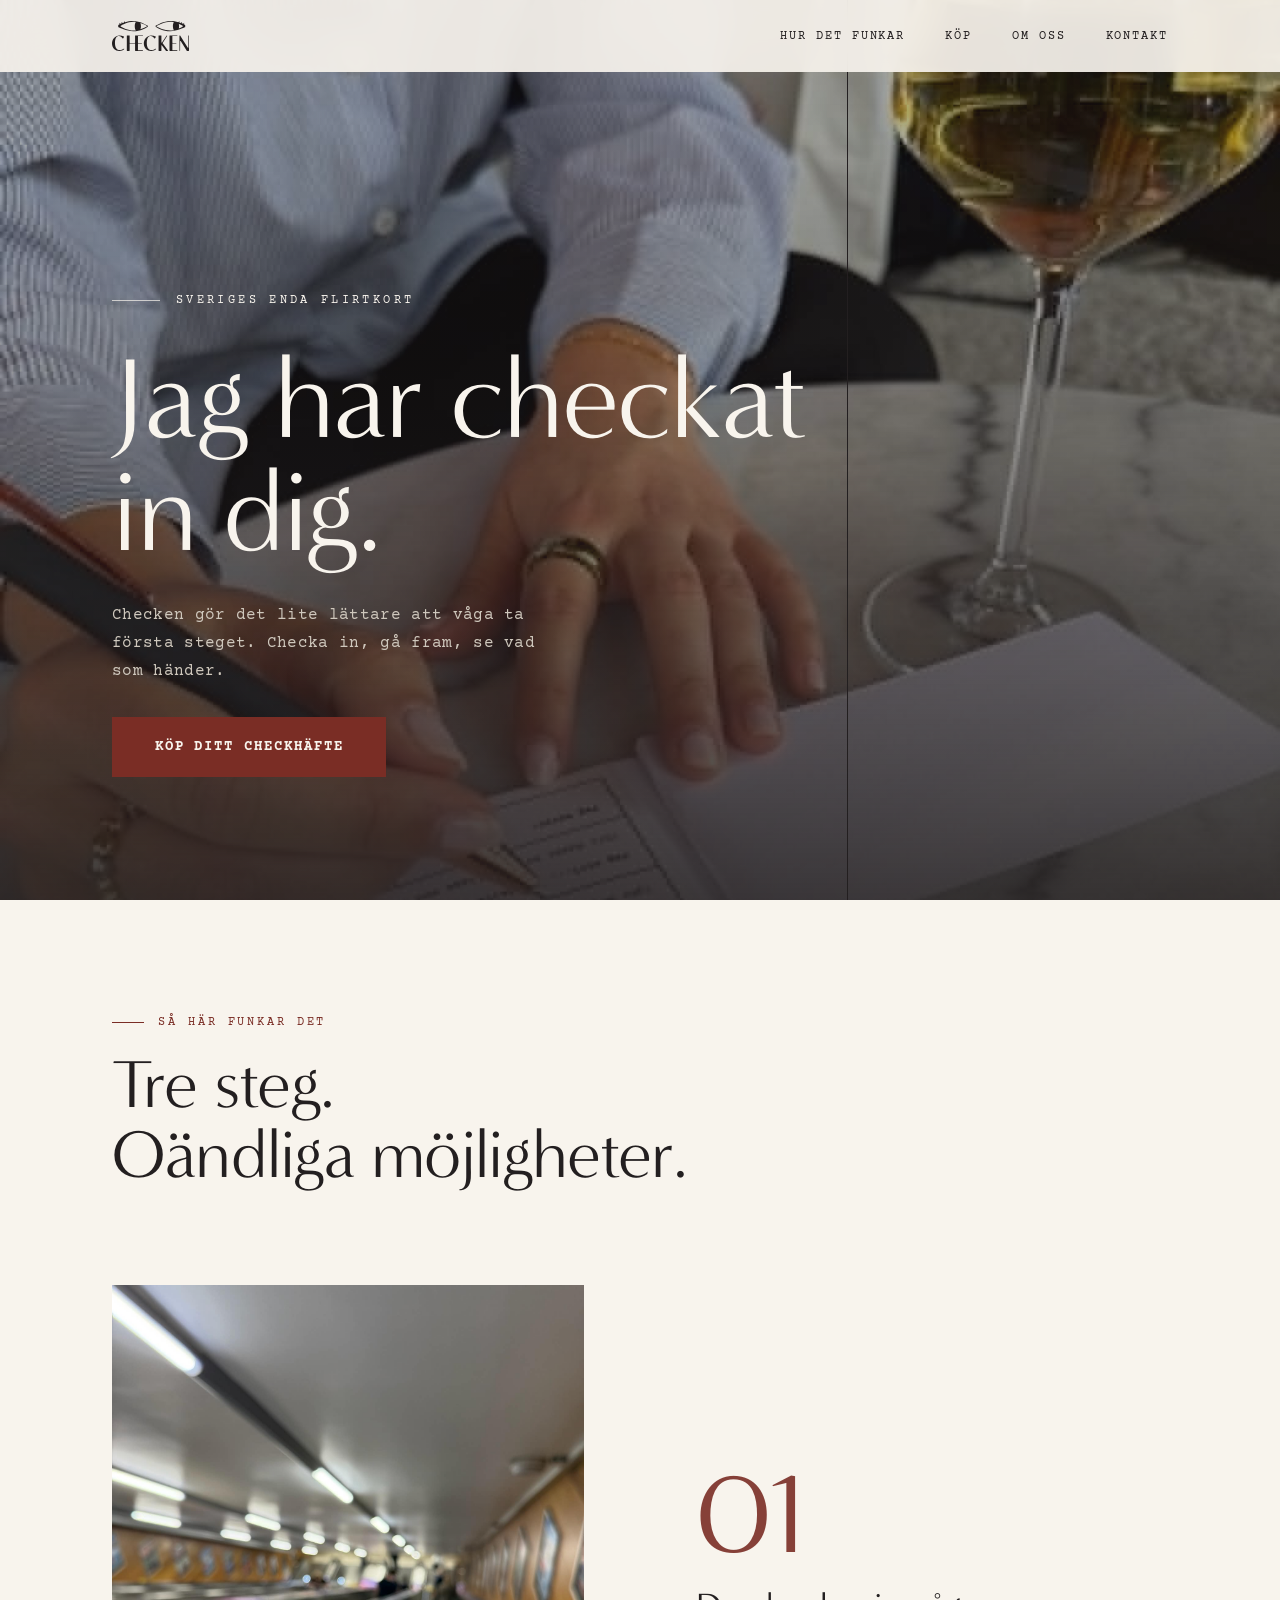
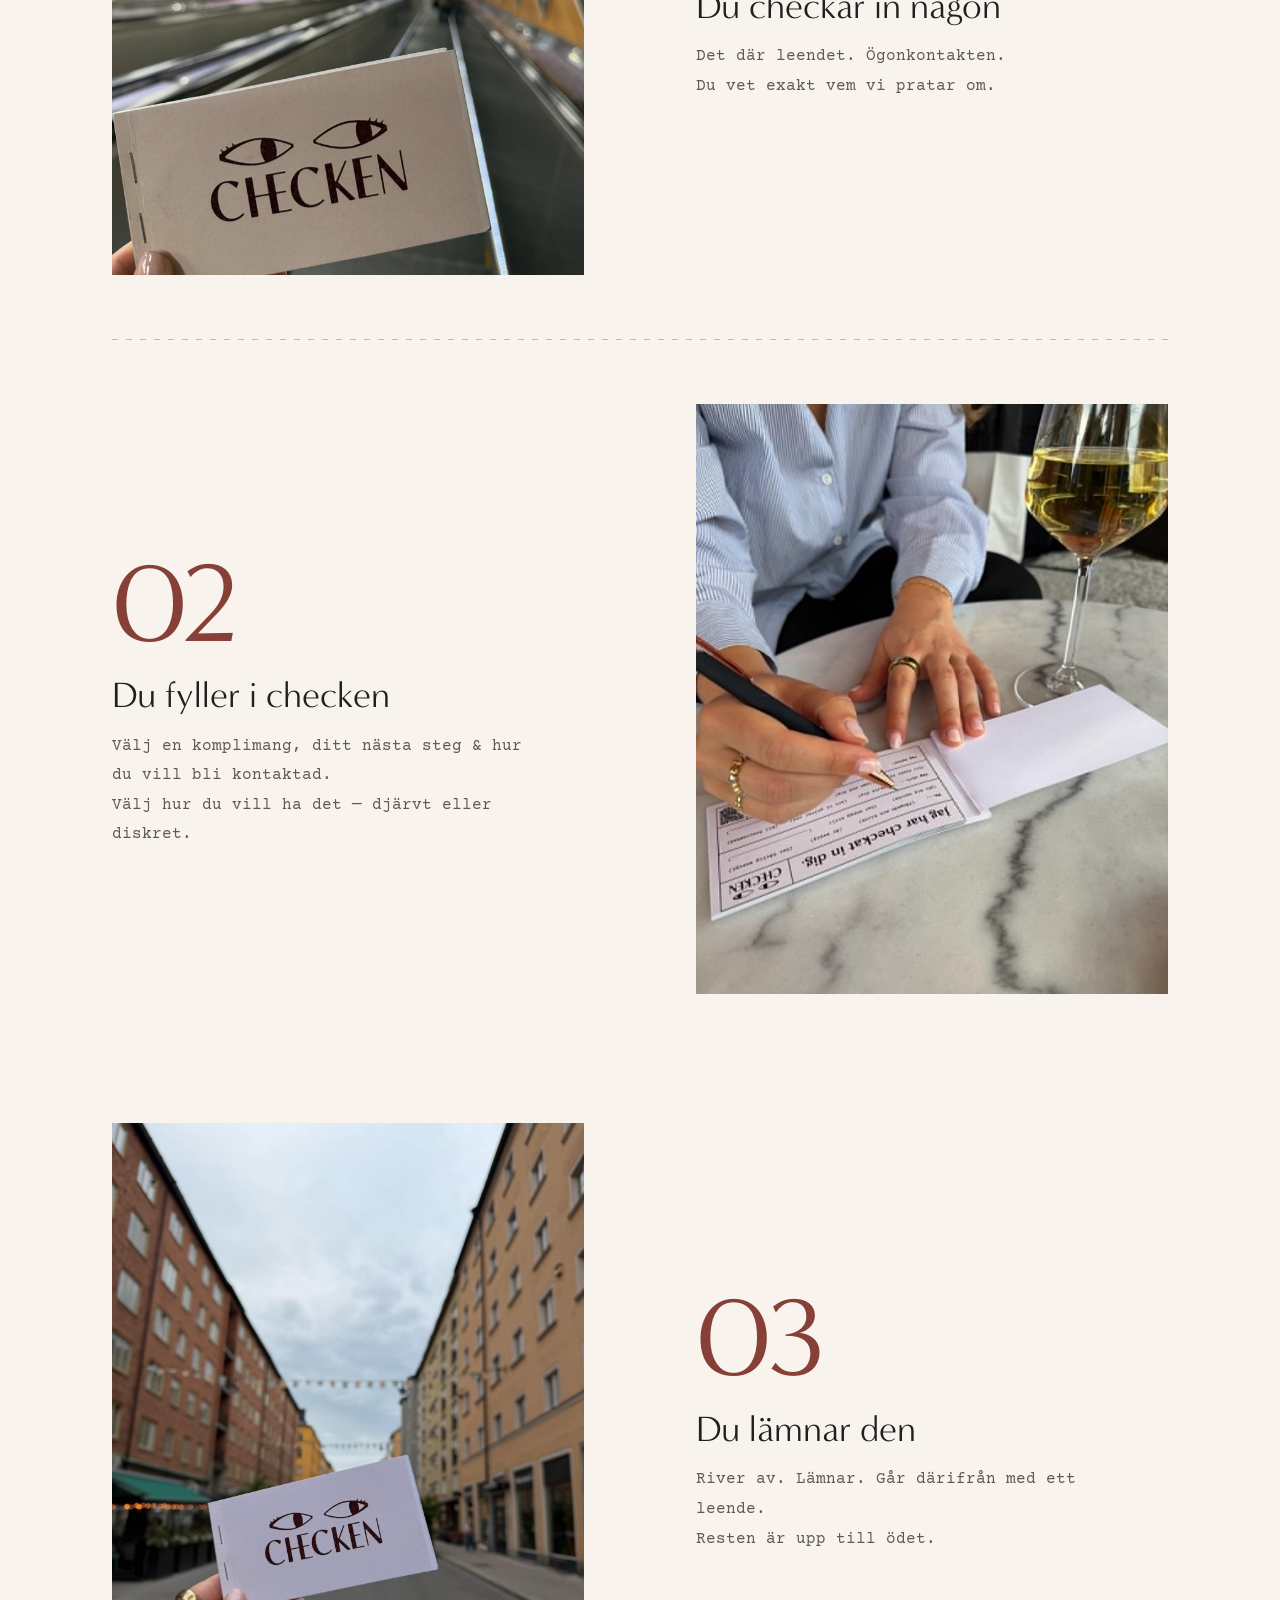
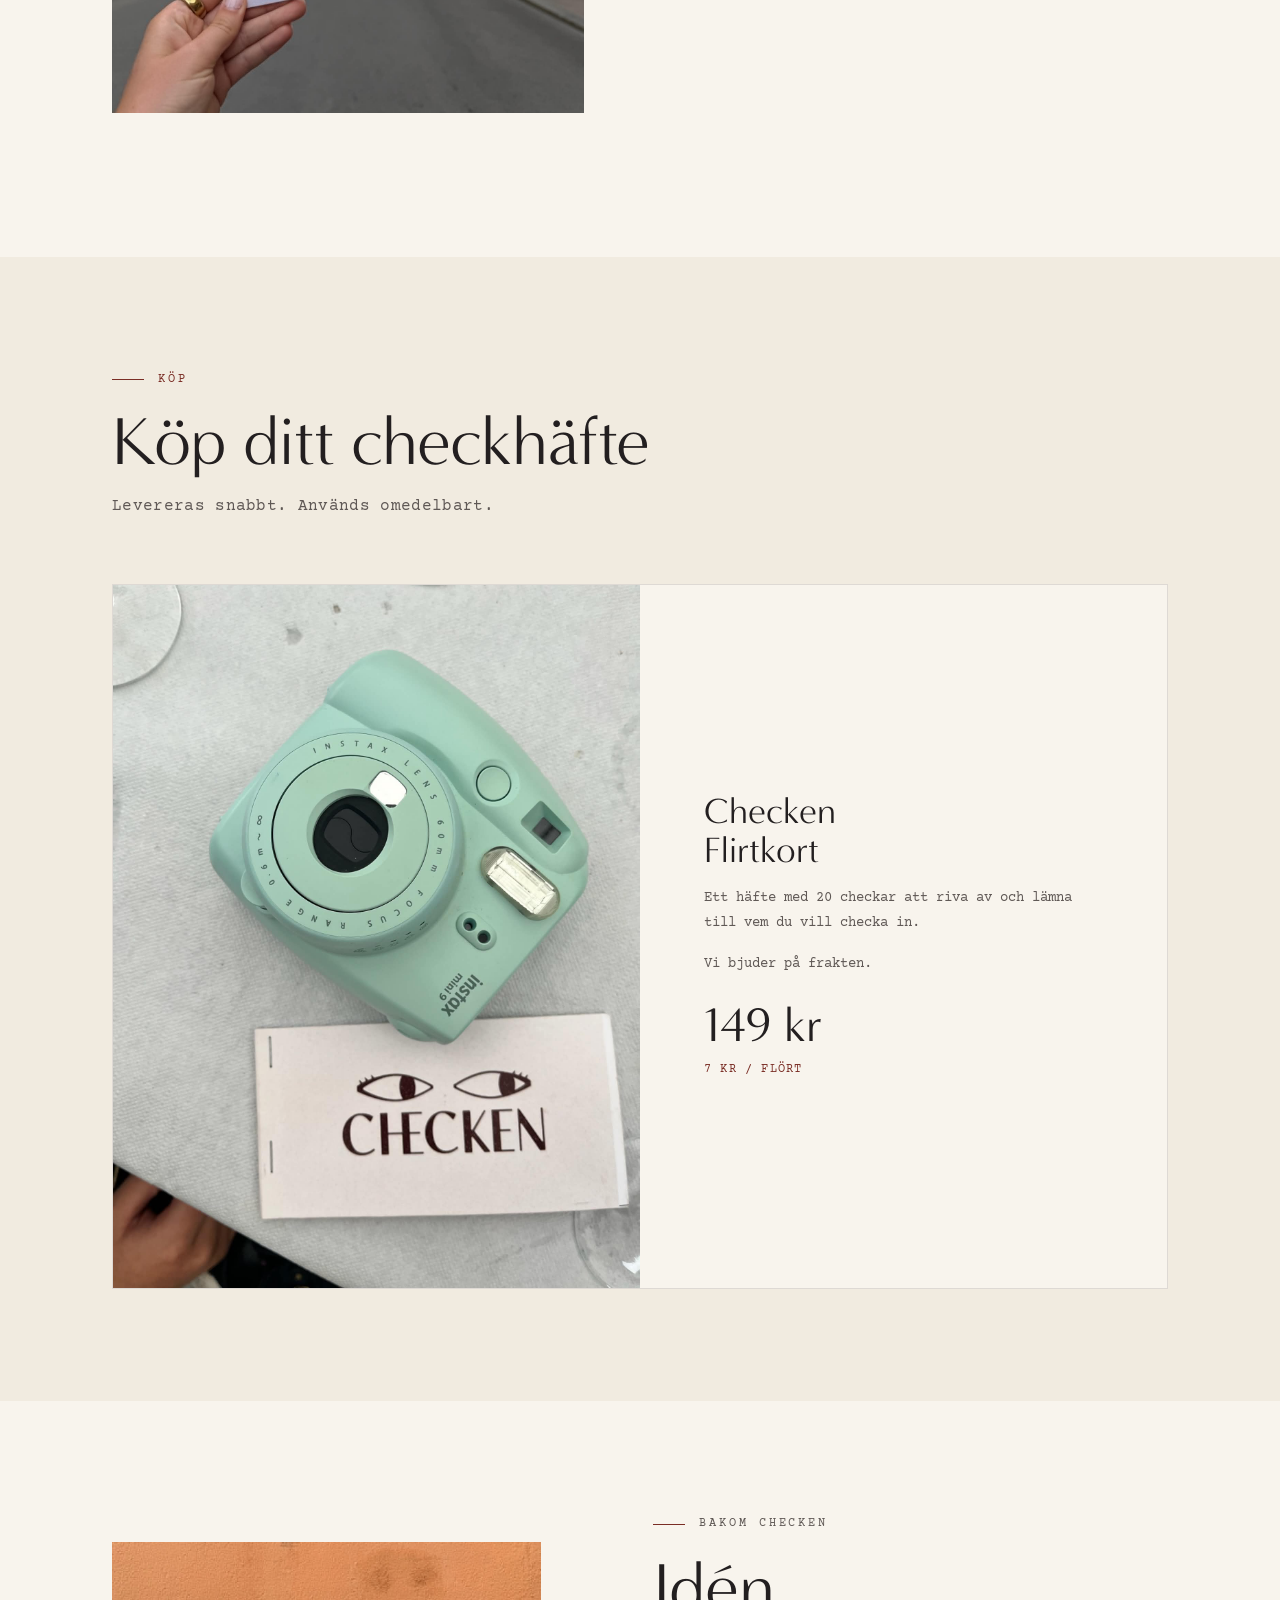
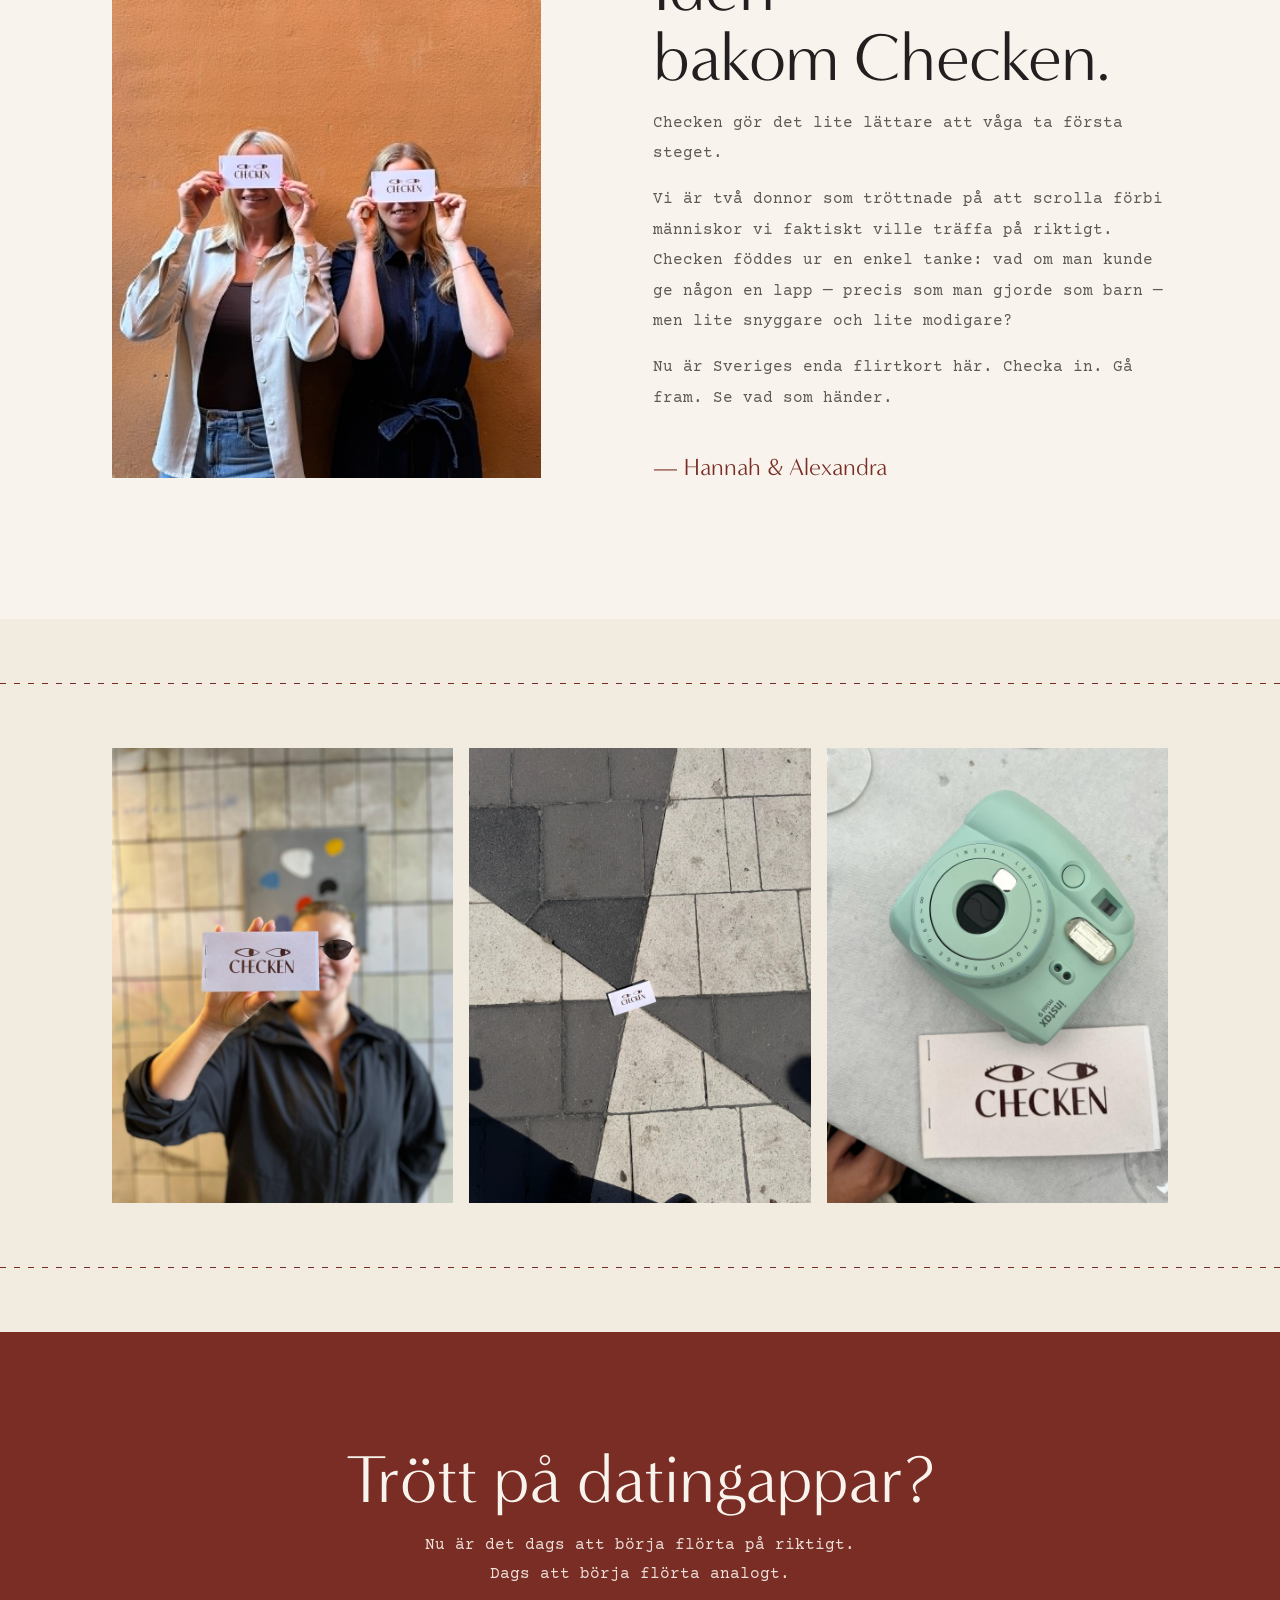
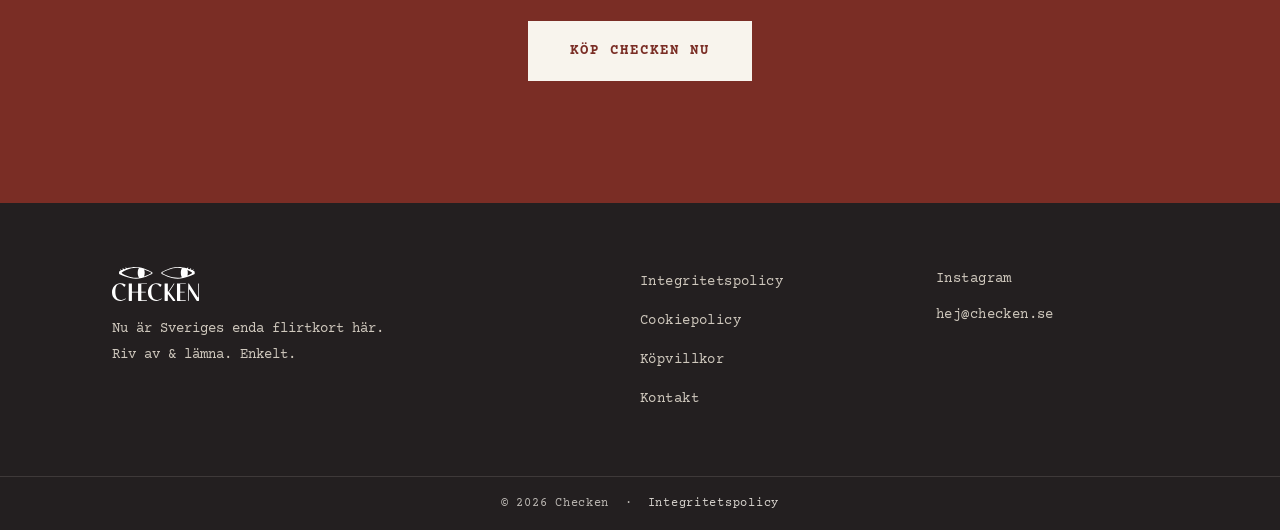
<file: index.html>
<!DOCTYPE html>
<html lang="sv">
<head>
  <meta charset="UTF-8" />
  <meta name="viewport" content="width=device-width, initial-scale=1.0" />
  <script>document.documentElement.classList.add('js');</script>

  <!-- ============================================================
    SEO — ÄNDRA HÄR
  ============================================================ -->
  <title>Checken – Flirta på riktigt | Vem har du checkat in?</title>
  <meta name="description" content="Checken – en fysisk check du river av och lämnar till någon du är intresserad av. Precis som när man var liten & frågade chans, fast bättre." />
  <meta name="keywords" content="checken, flirtkort, flirta, dejta, kärlek, present, rolig present, unik present, Sverige" />
  <meta name="author" content="Checken" />
  <meta name="robots" content="index, follow, max-image-preview:large" />
  <meta name="theme-color" content="#f8f4ed" />
  <link rel="canonical" href="https://checken.se/" />

  <!-- Open Graph -->
  <meta property="og:type" content="website" />
  <meta property="og:url" content="https://checken.se/" />
  <meta property="og:title" content="Checken – Flirta på riktigt" />
  <meta property="og:description" content="Sveriges enda flirtkort. Riv av. Lämna. Checka in någon." />
  <meta property="og:image" content="https://checken.se/images/og-image.jpg" />
  <meta property="og:image:width" content="1200" />
  <meta property="og:image:height" content="630" />
  <meta property="og:image:alt" content="Checkens logotyp" />
  <meta property="og:locale" content="sv_SE" />
  <meta property="og:site_name" content="Checken" />

  <!-- Twitter/X -->
  <meta name="twitter:card" content="summary_large_image" />
  <meta name="twitter:title" content="Checken – Flirta på riktigt" />
  <meta name="twitter:description" content="Sveriges enda flirtkort. Riv av. Lämna. Checka in någon." />
  <meta name="twitter:image" content="https://checken.se/images/og-image.jpg" />

  <!-- Ikoner: röd C-symbol -->
  <link rel="icon" type="image/svg+xml" href="images/favicon.svg" />
  <link rel="icon" type="image/png" sizes="32x32" href="images/favicon-32.png" />
  <link rel="apple-touch-icon" href="images/apple-touch-icon.png" />
  <link rel="manifest" href="site.webmanifest" />

  <!-- Typsnitt: förladda de som syns först -->
  <link rel="preload" href="fonts/MinervaModern_Regular.otf" as="font" type="font/otf" crossorigin />
  <link rel="preload" href="fonts/CourierPrime-Regular.ttf" as="font" type="font/ttf" crossorigin />
  <link rel="preload" href="images/checken-in-action.jpeg" as="image" fetchpriority="high" />

  <!-- Strukturerad data -->
  <script type="application/ld+json">
  {
    "@context": "https://schema.org",
    "@type": "Organization",
    "name": "Checken",
    "url": "https://checken.se",
    "logo": "https://checken.se/images/logo-rod.svg",
    "description": "Sveriges enda flirtkort – checka in någon du är intresserad av.",
    "address": {"@type": "PostalAddress", "addressLocality": "Stockholm", "addressCountry": "SE"},
    "sameAs": ["https://www.instagram.com/checken.se"],
    "contactPoint": {"@type": "ContactPoint", "contactType": "customer service", "email": "hej@checken.se", "availableLanguage": "sv"}
  }
  </script>
  <script type="application/ld+json">
  {
    "@context": "https://schema.org",
    "@type": "Product",
    "name": "Checken – Flirtkort",
    "description": "En fysisk check du river av och lämnar till någon du vill flirta med. Ett häfte med 20 checkar. Sveriges enda flirtkort.",
    "brand": {"@type": "Brand", "name": "Checken"},
    "url": "https://checken.se/#kop",
    "image": "https://checken.se/images/checken-closeup-1.jpeg",
    "offers": {
      "@type": "Offer",
      "url": "https://checken.se/#kop",
      "priceCurrency": "SEK",
      "price": "149",
      "availability": "https://schema.org/InStock",
      "itemCondition": "https://schema.org/NewCondition",
      "shippingDetails": {
        "@type": "OfferShippingDetails",
        "shippingRate": {"@type": "MonetaryAmount", "value": "0", "currency": "SEK"},
        "shippingDestination": {"@type": "DefinedRegion", "addressCountry": "SE"}
      }
    }
  }
  </script>

  <link rel="stylesheet" href="css/style.css" />
</head>
<body>

  <!-- NAVBAR -->
  <header class="navbar" role="banner">
    <a href="index.html" class="navbar-logo" aria-label="Checken – gå till startsidan">
      <img src="images/logo-svart.svg" alt="Checken logotyp" />
    </a>
    <nav role="navigation" aria-label="Huvudnavigation">
      <ul>
        <li><a href="#hur-det-funkar">Hur det funkar</a></li>
        <li><a href="#kop">Köp</a></li>
        <li><a href="#om-oss">Om oss</a></li>
        <li><a href="pages/kontakt.html">Kontakt</a></li>
      </ul>
    </nav>
    <button class="nav-mobile-toggle" aria-label="Öppna meny" aria-expanded="false" onclick="toggleMobileNav(this)">
      <span class="bar bar-top"></span>
      <span class="bar bar-mid"></span>
      <span class="bar bar-bot"></span>
    </button>
  </header>

  <main>

    <!-- HERO -->
    <section class="hero" id="hero" aria-label="Välkommen till Checken">
      <div class="hero-image-wrap">
        <img
          src="images/checken-in-action.jpeg"
          alt="En person fyller i ett Checken-flirtkort vid ett marmorbord med ett vinglas"
          width="1536" height="2048"
          loading="eager" fetchpriority="high"
        />
        <div class="hero-overlay"></div>
      </div>
      <div class="hero-content">
        <p class="hero-eyebrow">Sveriges enda flirtkort</p>
        <h1>Jag har checkat<br/>in dig.</h1>
        <p class="hero-sub">Checken gör det lite lättare att våga ta första steget. Checka in, gå fram, se vad som händer.</p>
        <a href="#kop" class="btn-primary">Köp ditt checkhäfte</a>
      </div>
      <div class="perforation perforation--light" aria-hidden="true"></div>
    </section>

    <!-- HUR DET FUNKAR -->
    <section class="how-it-works" id="hur-det-funkar" aria-labelledby="hiw-title">
      <div class="container">
        <p class="section-eyebrow reveal">Så här funkar det</p>
        <h2 class="display reveal" style="--d:.1s" id="hiw-title">Tre steg.<br/>Oändliga möjligheter.</h2>

        <div class="steps">
          <article class="step">
            <div class="step-img reveal-img">
              <img src="images/checken-closeup-1.jpeg" alt="Närbild på ett Checken-flirtkort" width="1536" height="2048" loading="lazy"/>
            </div>
            <div class="step-text reveal" style="--d:.15s">
              <span class="step-number" aria-hidden="true">01</span>
              <h3>Du checkar in någon</h3>
              <p>Det där leendet. Ögonkontakten.<br/>Du vet exakt vem vi pratar om.</p>
            </div>
          </article>

          <div class="perforation reveal" aria-hidden="true"></div>

          <article class="step step-reverse">
            <div class="step-img reveal-img">
              <img src="images/checken-in-action.jpeg" alt="Händer som fyller i ett Checken-flirtkort" width="1536" height="2048" loading="lazy"/>
            </div>
            <div class="step-text reveal" style="--d:.15s">
              <span class="step-number" aria-hidden="true">02</span>
              <h3>Du fyller i checken</h3>
              <p>Välj en komplimang, ditt nästa steg & hur du vill bli kontaktad.<br/>Välj hur du vill ha det — djärvt eller diskret.</p>
            </div>
          </article>

          <div class="perforation reveal" aria-hidden="true"></div>

          <article class="step">
            <div class="step-img reveal-img">
              <img src="images/checken-closeup-hand.jpeg" alt="Hand lämnar över ett Checken-flirtkort" width="1536" height="2048" loading="lazy"/>
            </div>
            <div class="step-text reveal" style="--d:.15s">
              <span class="step-number" aria-hidden="true">03</span>
              <h3>Du lämnar den</h3>
              <p>River av. Lämnar. Går därifrån med ett leende.<br/>Resten är upp till ödet.</p>
            </div>
          </article>
        </div>
      </div>
    </section>

    <!-- SHOP -->
    <section class="shop" id="kop" aria-labelledby="shop-title">
      <div class="container">
        <p class="section-eyebrow reveal">Köp</p>
        <h2 class="display reveal" style="--d:.1s" id="shop-title">Köp ditt checkhäfte</h2>
        <p class="section-sub reveal" style="--d:.2s">Levereras snabbt. Används omedelbart.</p>

        <!-- KWIKK SHOP -->
        <div id="kwikk-embed" aria-label="Webshop för Checken">
          <div class="placeholder-card reveal">
            <img src="images/checken-closeup-kamera.jpeg" alt="Checken flirtkort bredvid en mintgrön Instax-kamera" width="1536" height="2048" loading="lazy"/>
            <div class="placeholder-info">
              <h3>Checken<br/>Flirtkort</h3>
              <p>Ett häfte med 20 checkar att riva av och lämna till vem du vill checka in.</p>
              <p>Vi bjuder på frakten.</p>
              <p class="price">149 kr</p>
              <p class="price-sub">7 kr / flört</p>
              <script data-seller="10094" data-artnr="checken" src="https://client.kwikk.se/kwikk-client.js"></script>
            </div>
          </div>
        </div>
        <!-- SLUT KWIKK -->

      </div>
    </section>

    <!-- OM OSS -->
    <section class="about" id="om-oss" aria-labelledby="about-title">
      <div class="container">
        <div class="about-inner">
          <div class="about-img reveal-img">
            <img src="images/checken-grundarna.jpeg" alt="Grundarna bakom Checken håller upp flirtkort framför sina ögon" width="1536" height="2048" loading="lazy"/>
          </div>
          <div class="about-text reveal" style="--d:.15s">
            <p class="section-eyebrow">Bakom checken</p>
            <h2 class="display" id="about-title">Idén<br/>bakom Checken.</h2>
            <!-- ÄNDRA: Er historia -->
            <p>Checken gör det lite lättare att våga ta första steget.</p>
            <p>Vi är två donnor som tröttnade på att scrolla förbi människor vi faktiskt ville träffa på riktigt. Checken föddes ur en enkel tanke: vad om man kunde ge någon en lapp — precis som man gjorde som barn — men lite snyggare och lite modigare?</p>
            <p>Nu är Sveriges enda flirtkort här. Checka in. Gå fram. Se vad som händer.</p>
            <!-- ÄNDRA: Grundarnamn -->
            <p class="founders">— Hannah & Alexandra</p>
          </div>
        </div>
      </div>
    </section>

    <!-- GALLERI -->
    <section class="gallery" aria-label="Checken i verkligheten">
      <div class="perforation perforation--red reveal" aria-hidden="true"></div>
      <div class="container">
        <div class="gallery-grid">
          <figure class="reveal-img" style="--d:0s">
            <img src="images/checken-closeup-hand-2.jpeg" alt="Checken hålls upp på en gata i Stockholm" width="1536" height="2048" loading="lazy"/>
          </figure>
          <figure class="reveal-img" style="--d:.12s">
            <img src="images/checken-distans-overview.jpeg" alt="Checken ligger på en stenlagd gata sedd uppifrån" width="1536" height="2048" loading="lazy"/>
          </figure>
          <figure class="reveal-img" style="--d:.24s">
            <img src="images/checken-closeup-kamera.jpeg" alt="Checken bredvid en mintgrön Instax-kamera" width="1536" height="2048" loading="lazy"/>
          </figure>
        </div>
      </div>
      <div class="perforation perforation--red reveal" aria-hidden="true"></div>
    </section>

    <!-- CTA -->
    <section class="cta-section" aria-label="Köp Checken">
      <div class="container reveal">
        <h2>Trött på datingappar?</h2>
        <p>Nu är det dags att börja flörta på riktigt.<br/>Dags att börja flörta analogt.</p>
        <a href="#kop" class="btn-primary btn-primary--light">Köp Checken nu</a>
      </div>
    </section>

  </main>

  <!-- FOOTER -->
  <footer role="contentinfo">
    <div class="footer-inner container">
      <div class="footer-brand">
        <img src="images/logo-vit.svg" alt="Checken" class="footer-logo-img" loading="lazy"/>
        <!-- ÄNDRA: Tagline -->
        <p>Nu är Sveriges enda flirtkort här.<br/>Riv av &amp; lämna. Enkelt.</p>
      </div>
      <nav class="footer-links" aria-label="Sidfotslänkar">
        <ul>
          <li><a href="pages/integritetspolicy.html">Integritetspolicy</a></li>
          <li><a href="pages/cookiepolicy.html">Cookiepolicy</a></li>
          <li><a href="pages/kopvillkor.html">Köpvillkor</a></li>
          <li><a href="pages/kontakt.html">Kontakt</a></li>
        </ul>
      </nav>
      <div class="footer-social">
        <!-- ÄNDRA: Instagram-länk -->
        <a href="https://www.instagram.com/checken.se" target="_blank" rel="noopener noreferrer" aria-label="Checken på Instagram">Instagram</a>
        <!-- ÄNDRA: E-post -->
        <a href="mailto:hej@checken.se">hej@checken.se</a>
      </div>
    </div>
    <div class="footer-bottom">
            <p>© <span id="year"></span> Checken &nbsp;·&nbsp; <a href="pages/integritetspolicy.html">Integritetspolicy</a></p>
    </div>
  </footer>

  <script src="js/main.js"></script>
</body>
</html>
</file>
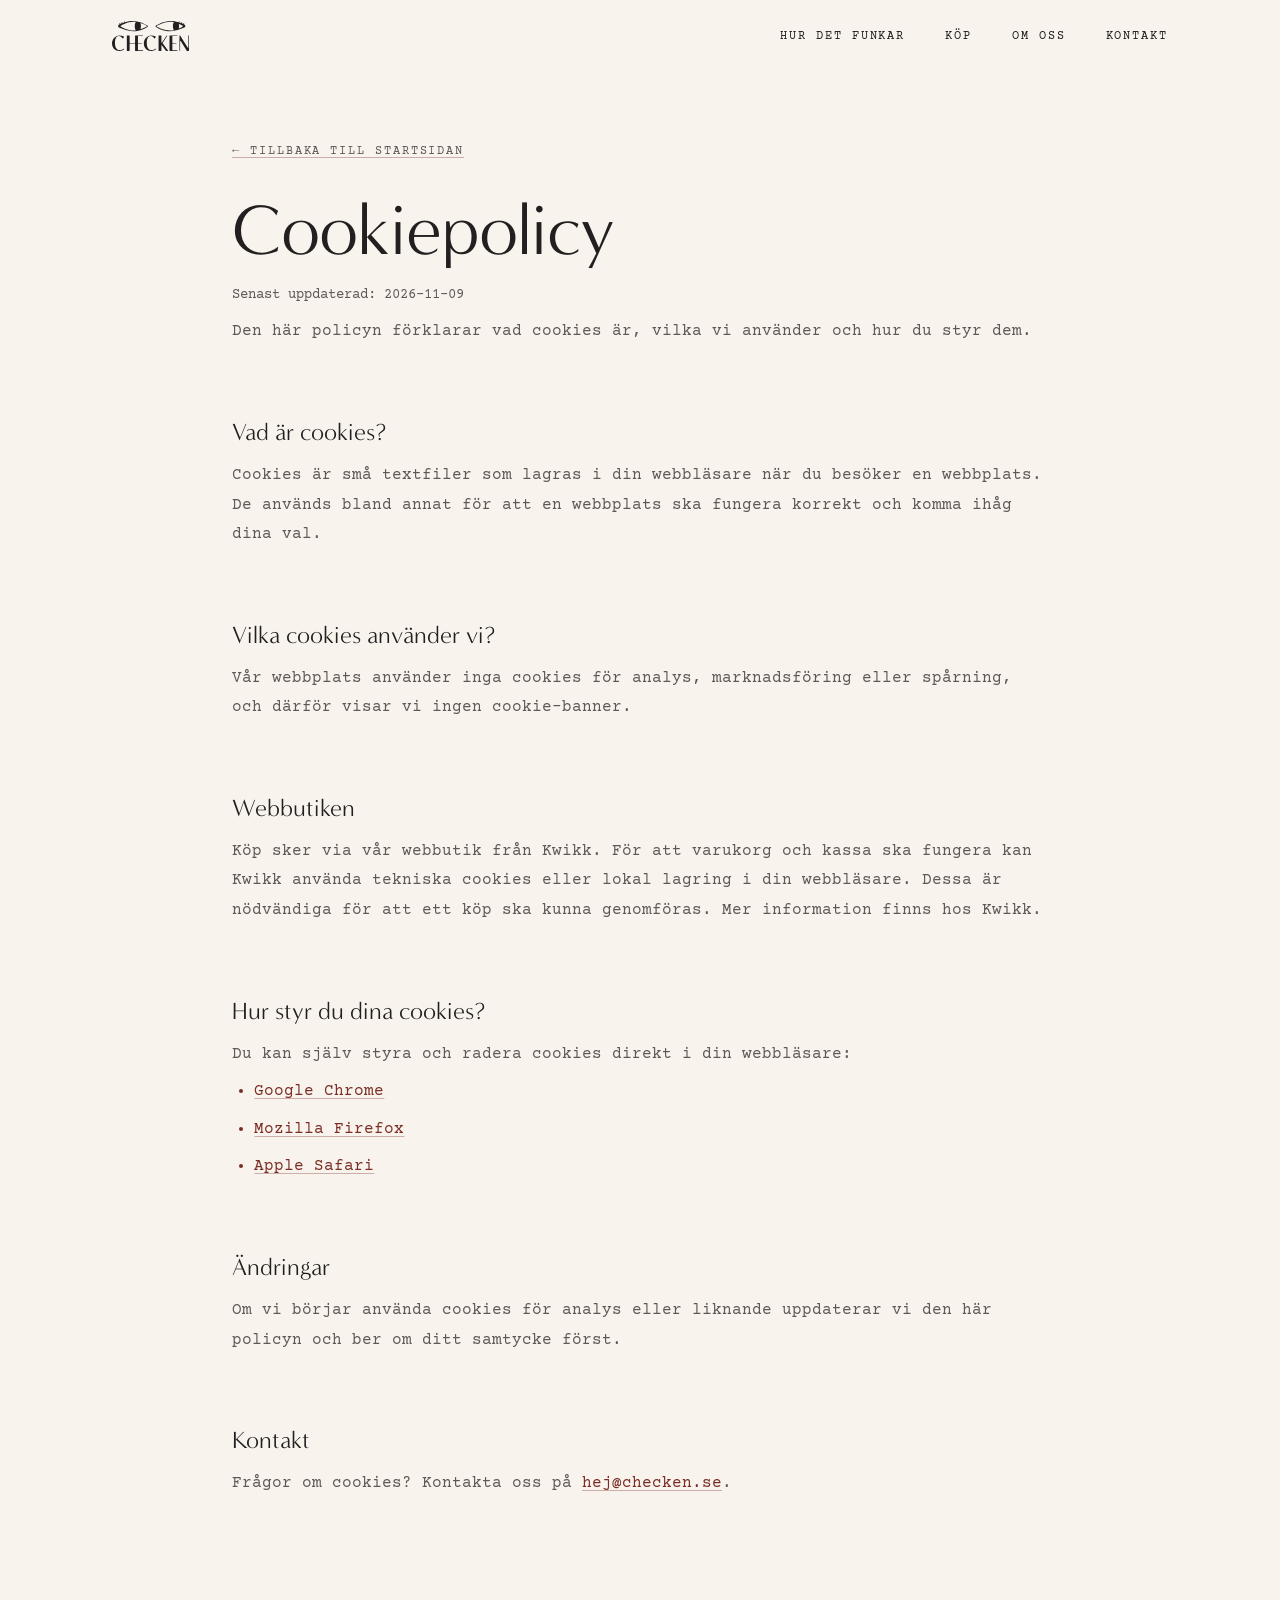
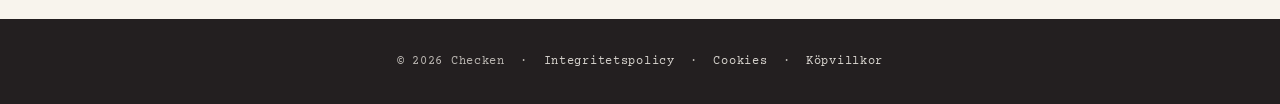
<file: pages/cookiepolicy.html>
<!DOCTYPE html>
<html lang="sv">
<head>
  <meta charset="UTF-8" />
  <meta name="viewport" content="width=device-width, initial-scale=1.0" />
  <script>document.documentElement.classList.add('js');</script>
  <title>Cookiepolicy – Checken</title>
  <meta name="description" content="Information om hur Checken använder cookies på sin webbplats." />
  <meta name="robots" content="noindex, follow" />
  <meta name="theme-color" content="#f8f4ed" />
  <link rel="canonical" href="https://checken.se/pages/cookiepolicy.html" />
  <meta property="og:type" content="website" />
  <meta property="og:site_name" content="Checken" />
  <meta property="og:locale" content="sv_SE" />
  <meta property="og:title" content="Cookiepolicy – Checken" />
  <meta property="og:description" content="Information om hur Checken använder cookies på sin webbplats." />
  <meta property="og:url" content="https://checken.se/pages/cookiepolicy.html" />
  <meta property="og:image" content="https://checken.se/images/og-image.jpg" />
  <link rel="icon" type="image/svg+xml" href="../images/favicon.svg" />
  <link rel="icon" type="image/png" sizes="32x32" href="../images/favicon-32.png" />
  <link rel="apple-touch-icon" href="../images/apple-touch-icon.png" />
  <link rel="manifest" href="../site.webmanifest" />
  <link rel="preload" href="../fonts/MinervaModern_Regular.otf" as="font" type="font/otf" crossorigin />
  <link rel="preload" href="../fonts/CourierPrime-Regular.ttf" as="font" type="font/ttf" crossorigin />
  <link rel="stylesheet" href="../css/style.css" />
</head>
<body>
  <header class="navbar" role="banner">
    <a href="../index.html" class="navbar-logo" aria-label="Checken – gå till startsidan">
      <img src="../images/logo-svart.svg" alt="Checken" />
    </a>
    <nav role="navigation" aria-label="Huvudnavigation">
      <ul>
        <li><a href="../index.html#hur-det-funkar">Hur det funkar</a></li>
        <li><a href="../index.html#kop">Köp</a></li>
        <li><a href="../index.html#om-oss">Om oss</a></li>
        <li><a href="kontakt.html">Kontakt</a></li>
      </ul>
    </nav>
    <button class="nav-mobile-toggle" aria-label="Öppna meny" aria-expanded="false" onclick="toggleMobileNav(this)">
      <span class="bar bar-top"></span>
      <span class="bar bar-mid"></span>
      <span class="bar bar-bot"></span>
    </button>
  </header>

  <main class="page">
    <div class="container">
      <a href="../index.html" class="back-link">← Tillbaka till startsidan</a>
      <h1>Cookiepolicy</h1>
      <p class="last-updated">Senast uppdaterad: 2026-11-09</p>

      <p>Den här policyn förklarar vad cookies är, vilka vi använder och hur du styr dem.</p>

      <h2>Vad är cookies?</h2>
      <p>Cookies är små textfiler som lagras i din webbläsare när du besöker en webbplats. De används bland annat för att en webbplats ska fungera korrekt och komma ihåg dina val.</p>

      <h2>Vilka cookies använder vi?</h2>
      <p>Vår webbplats använder inga cookies för analys, marknadsföring eller spårning, och därför visar vi ingen cookie-banner.</p>

      <h2>Webbutiken</h2>
      <p>Köp sker via vår webbutik från Kwikk. För att varukorg och kassa ska fungera kan Kwikk använda tekniska cookies eller lokal lagring i din webbläsare. Dessa är nödvändiga för att ett köp ska kunna genomföras. Mer information finns hos Kwikk.</p>

      <h2>Hur styr du dina cookies?</h2>
      <p>Du kan själv styra och radera cookies direkt i din webbläsare:</p>
      <ul>
        <li><a href="https://support.google.com/chrome/answer/95647" target="_blank" rel="noopener">Google Chrome</a></li>
        <li><a href="https://support.mozilla.org/sv/kb/cookies-information-websites-store-on-your-computer" target="_blank" rel="noopener">Mozilla Firefox</a></li>
        <li><a href="https://support.apple.com/sv-se/guide/safari/sfri11471/mac" target="_blank" rel="noopener">Apple Safari</a></li>
      </ul>

      <h2>Ändringar</h2>
      <p>Om vi börjar använda cookies för analys eller liknande uppdaterar vi den här policyn och ber om ditt samtycke först.</p>

      <h2>Kontakt</h2>
      <p>Frågor om cookies? Kontakta oss på <a href="mailto:hej@checken.se">hej@checken.se</a>.</p>
    </div>
  </main>

  <footer class="footer-compact" role="contentinfo">
    <div class="footer-bottom">
      <p>© <span id="year"></span> Checken &nbsp;·&nbsp; <a href="integritetspolicy.html">Integritetspolicy</a> &nbsp;·&nbsp; <a href="cookiepolicy.html">Cookies</a> &nbsp;·&nbsp; <a href="kopvillkor.html">Köpvillkor</a></p>
    </div>
  </footer>
  <script src="../js/main.js"></script>
</body>
</html>
</file>
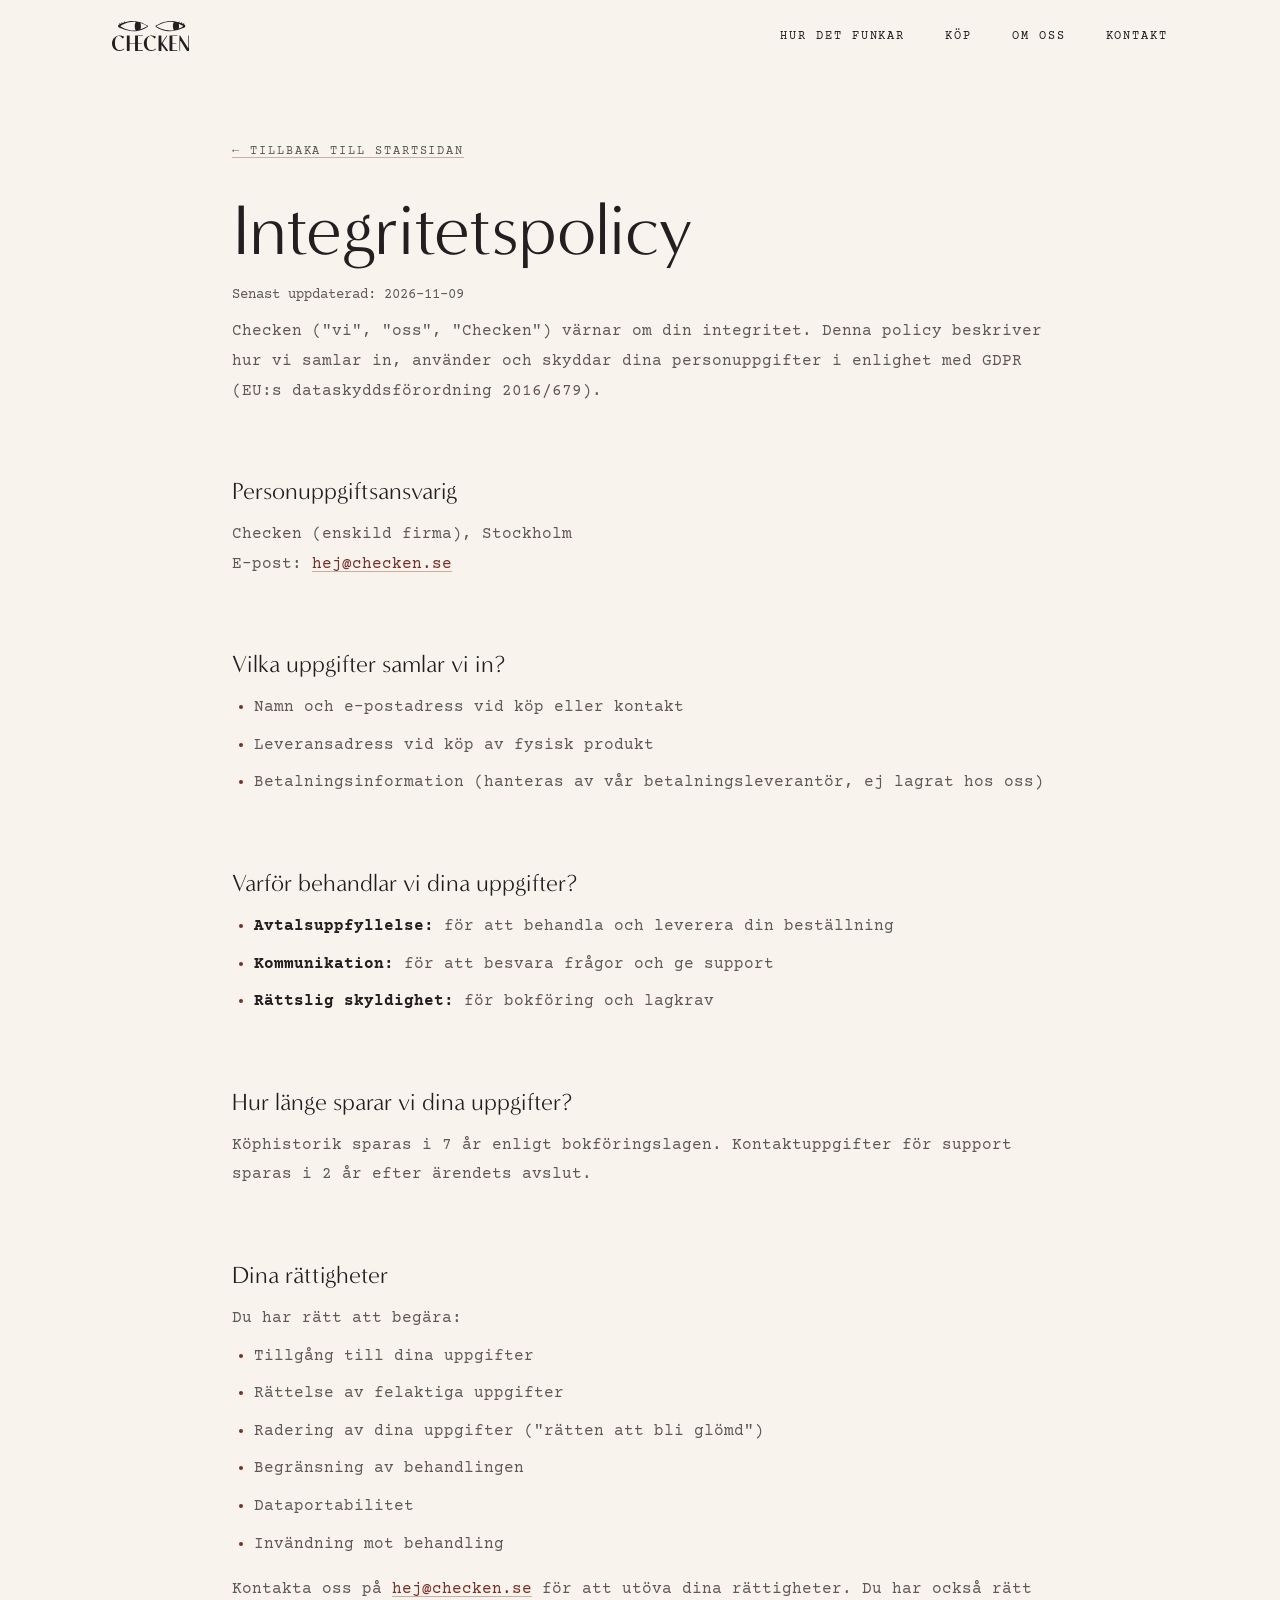
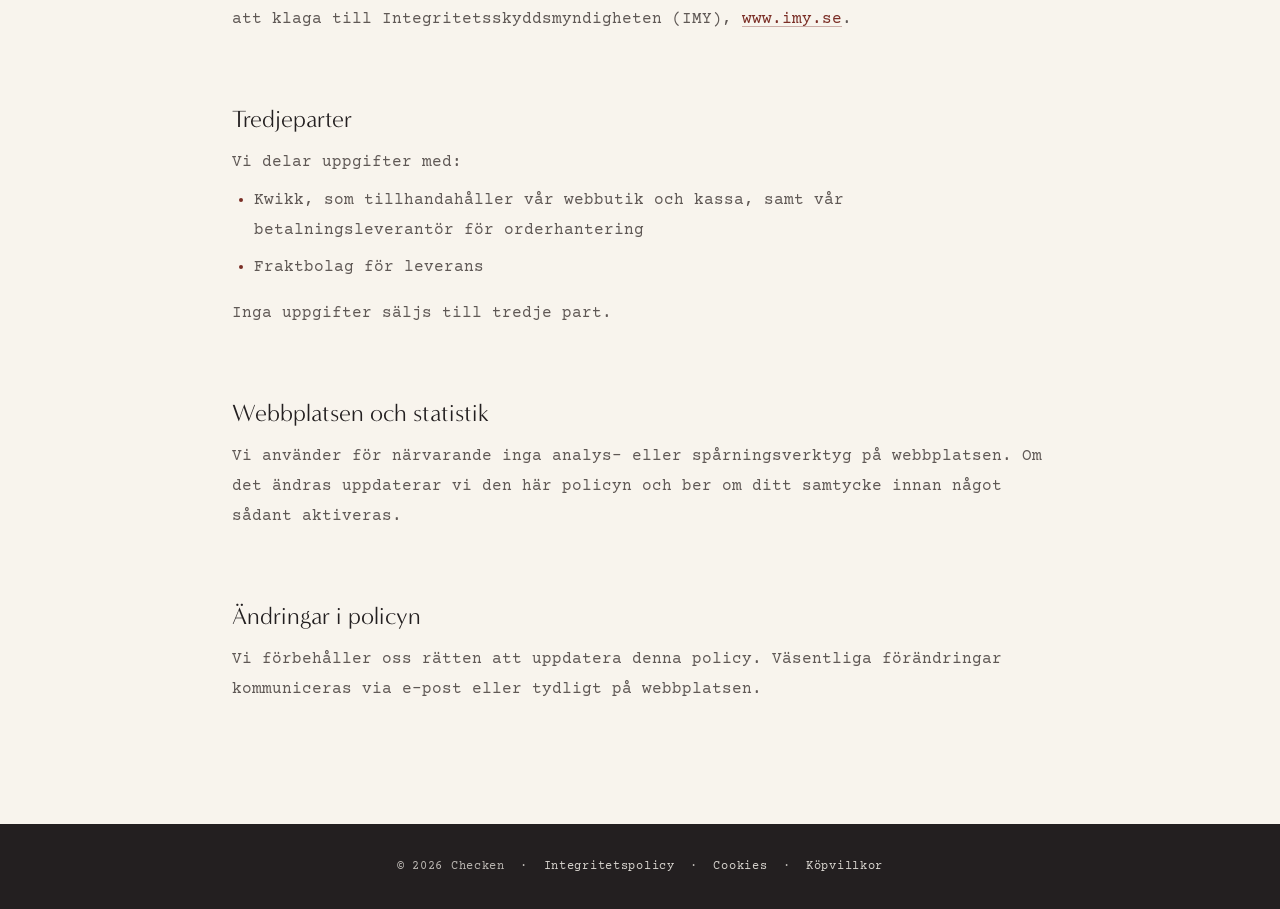
<file: pages/integritetspolicy.html>
<!DOCTYPE html>
<html lang="sv">
<head>
  <meta charset="UTF-8" />
  <meta name="viewport" content="width=device-width, initial-scale=1.0" />
  <script>document.documentElement.classList.add('js');</script>
  <title>Integritetspolicy – Checken</title>
  <meta name="description" content="Så behandlar Checken dina personuppgifter." />
  <meta name="robots" content="noindex, follow" />
  <meta name="theme-color" content="#f8f4ed" />
  <link rel="canonical" href="https://checken.se/pages/integritetspolicy.html" />
  <meta property="og:type" content="website" />
  <meta property="og:site_name" content="Checken" />
  <meta property="og:locale" content="sv_SE" />
  <meta property="og:title" content="Integritetspolicy – Checken" />
  <meta property="og:description" content="Så behandlar Checken dina personuppgifter." />
  <meta property="og:url" content="https://checken.se/pages/integritetspolicy.html" />
  <meta property="og:image" content="https://checken.se/images/og-image.jpg" />
  <link rel="icon" type="image/svg+xml" href="../images/favicon.svg" />
  <link rel="icon" type="image/png" sizes="32x32" href="../images/favicon-32.png" />
  <link rel="apple-touch-icon" href="../images/apple-touch-icon.png" />
  <link rel="manifest" href="../site.webmanifest" />
  <link rel="preload" href="../fonts/MinervaModern_Regular.otf" as="font" type="font/otf" crossorigin />
  <link rel="preload" href="../fonts/CourierPrime-Regular.ttf" as="font" type="font/ttf" crossorigin />
  <link rel="stylesheet" href="../css/style.css" />
</head>
<body>
  <header class="navbar" role="banner">
    <a href="../index.html" class="navbar-logo" aria-label="Checken – gå till startsidan">
      <img src="../images/logo-svart.svg" alt="Checken" />
    </a>
    <nav role="navigation" aria-label="Huvudnavigation">
      <ul>
        <li><a href="../index.html#hur-det-funkar">Hur det funkar</a></li>
        <li><a href="../index.html#kop">Köp</a></li>
        <li><a href="../index.html#om-oss">Om oss</a></li>
        <li><a href="kontakt.html">Kontakt</a></li>
      </ul>
    </nav>
    <button class="nav-mobile-toggle" aria-label="Öppna meny" aria-expanded="false" onclick="toggleMobileNav(this)">
      <span class="bar bar-top"></span>
      <span class="bar bar-mid"></span>
      <span class="bar bar-bot"></span>
    </button>
  </header>

  <main class="page">
    <div class="container">
      <a href="../index.html" class="back-link">← Tillbaka till startsidan</a>

      <h1>Integritetspolicy</h1>
      <p class="last-updated">Senast uppdaterad: 2026-11-09</p>

      <p>Checken ("vi", "oss", "Checken") värnar om din integritet. Denna policy beskriver hur vi samlar in, använder och skyddar dina personuppgifter i enlighet med GDPR (EU:s dataskyddsförordning 2016/679).</p>

      <h2>Personuppgiftsansvarig</h2>
      <p>Checken (enskild firma), Stockholm<br/>
      E-post: <a href="mailto:hej@checken.se">hej@checken.se</a></p>

      <h2>Vilka uppgifter samlar vi in?</h2>
      <ul>
        <li>Namn och e-postadress vid köp eller kontakt</li>
        <li>Leveransadress vid köp av fysisk produkt</li>
        <li>Betalningsinformation (hanteras av vår betalningsleverantör, ej lagrat hos oss)</li>
      </ul>

      <h2>Varför behandlar vi dina uppgifter?</h2>
      <ul>
        <li><strong>Avtalsuppfyllelse:</strong> för att behandla och leverera din beställning</li>
        <li><strong>Kommunikation:</strong> för att besvara frågor och ge support</li>
        <li><strong>Rättslig skyldighet:</strong> för bokföring och lagkrav</li>
      </ul>

      <h2>Hur länge sparar vi dina uppgifter?</h2>
      <p>Köphistorik sparas i 7 år enligt bokföringslagen. Kontaktuppgifter för support sparas i 2 år efter ärendets avslut.</p>

      <h2>Dina rättigheter</h2>
      <p>Du har rätt att begära:</p>
      <ul>
        <li>Tillgång till dina uppgifter</li>
        <li>Rättelse av felaktiga uppgifter</li>
        <li>Radering av dina uppgifter ("rätten att bli glömd")</li>
        <li>Begränsning av behandlingen</li>
        <li>Dataportabilitet</li>
        <li>Invändning mot behandling</li>
      </ul>
      <p>Kontakta oss på <a href="mailto:hej@checken.se">hej@checken.se</a> för att utöva dina rättigheter. Du har också rätt att klaga till Integritetsskyddsmyndigheten (IMY), <a href="https://www.imy.se" target="_blank" rel="noopener">www.imy.se</a>.</p>

      <h2>Tredjeparter</h2>
      <p>Vi delar uppgifter med:</p>
      <ul>
        <li>Kwikk, som tillhandahåller vår webbutik och kassa, samt vår betalningsleverantör för orderhantering</li>
        <li>Fraktbolag för leverans</li>
      </ul>
      <p>Inga uppgifter säljs till tredje part.</p>

      <h2>Webbplatsen och statistik</h2>
      <p>Vi använder för närvarande inga analys- eller spårningsverktyg på webbplatsen. Om det ändras uppdaterar vi den här policyn och ber om ditt samtycke innan något sådant aktiveras.</p>

      <h2>Ändringar i policyn</h2>
      <p>Vi förbehåller oss rätten att uppdatera denna policy. Väsentliga förändringar kommuniceras via e-post eller tydligt på webbplatsen.</p>
    </div>
  </main>

  <footer class="footer-compact" role="contentinfo">
    <div class="footer-bottom">
      <p>© <span id="year"></span> Checken &nbsp;·&nbsp; <a href="integritetspolicy.html">Integritetspolicy</a> &nbsp;·&nbsp; <a href="cookiepolicy.html">Cookies</a> &nbsp;·&nbsp; <a href="kopvillkor.html">Köpvillkor</a></p>
    </div>
  </footer>
  <script src="../js/main.js"></script>
</body>
</html>
</file>
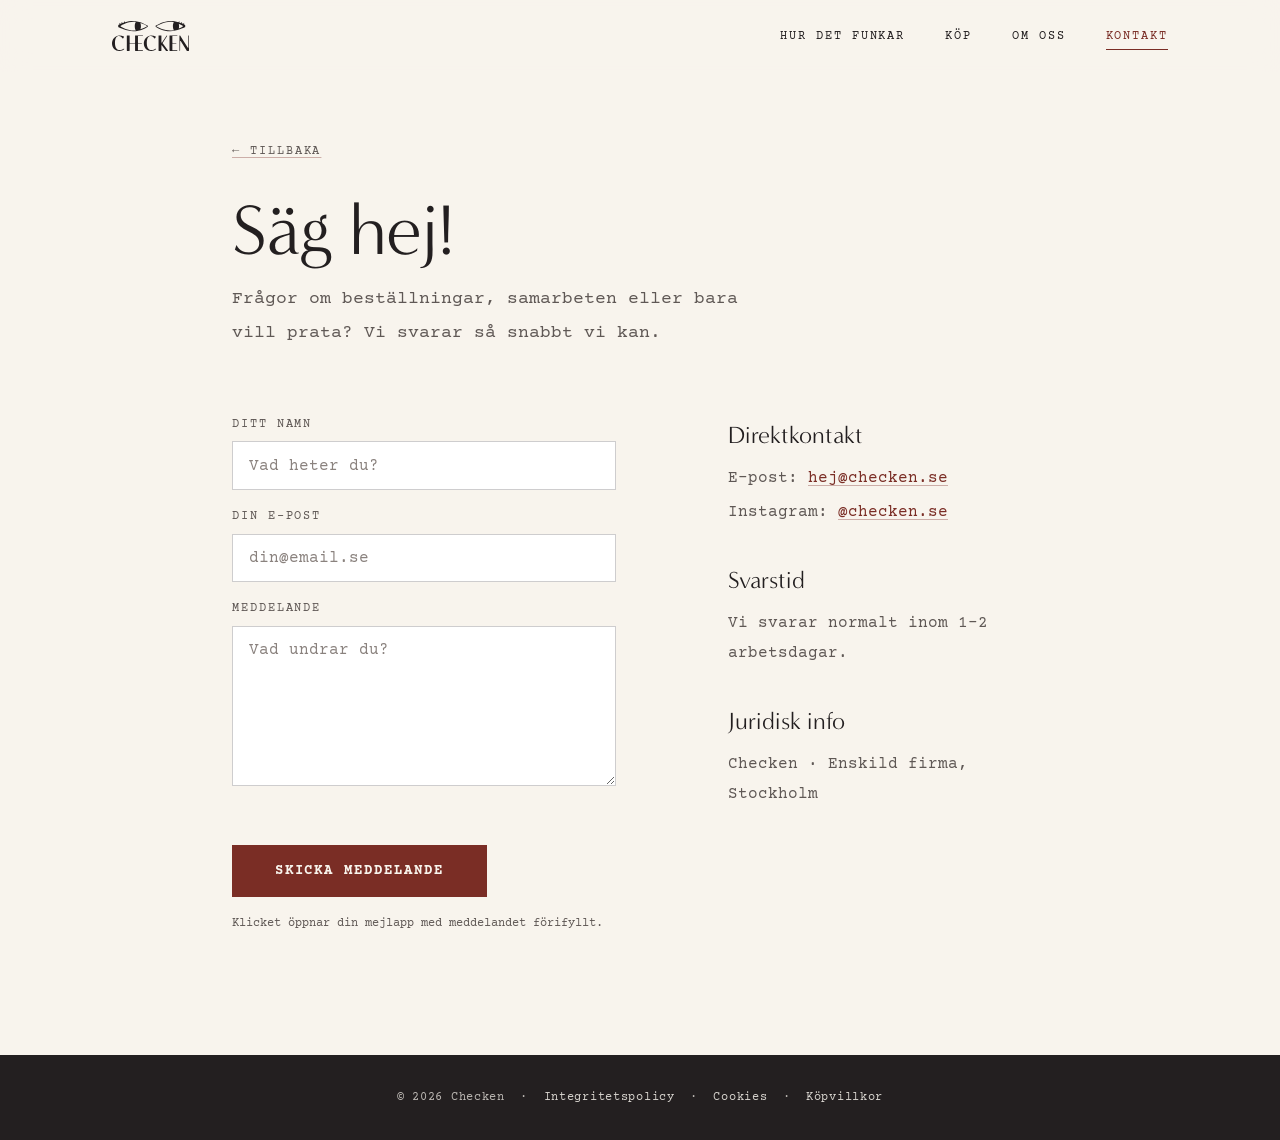
<file: pages/kontakt.html>
<!DOCTYPE html>
<html lang="sv">
<head>
  <meta charset="UTF-8" />
  <meta name="viewport" content="width=device-width, initial-scale=1.0" />
  <script>document.documentElement.classList.add('js');</script>
  <title>Kontakt – Checken</title>
  <meta name="description" content="Kontakta Checken – Sveriges enda flirtkort. Vi svarar så snabbt vi kan." />
  <meta name="robots" content="index, follow" />
  <meta name="theme-color" content="#f8f4ed" />
  <link rel="canonical" href="https://checken.se/pages/kontakt.html" />
  <meta property="og:type" content="website" />
  <meta property="og:site_name" content="Checken" />
  <meta property="og:locale" content="sv_SE" />
  <meta property="og:title" content="Kontakt – Checken" />
  <meta property="og:description" content="Kontakta Checken – Sveriges enda flirtkort. Vi svarar så snabbt vi kan." />
  <meta property="og:url" content="https://checken.se/pages/kontakt.html" />
  <meta property="og:image" content="https://checken.se/images/og-image.jpg" />
  <link rel="icon" type="image/svg+xml" href="../images/favicon.svg" />
  <link rel="icon" type="image/png" sizes="32x32" href="../images/favicon-32.png" />
  <link rel="apple-touch-icon" href="../images/apple-touch-icon.png" />
  <link rel="manifest" href="../site.webmanifest" />
  <link rel="preload" href="../fonts/MinervaModern_Regular.otf" as="font" type="font/otf" crossorigin />
  <link rel="preload" href="../fonts/CourierPrime-Regular.ttf" as="font" type="font/ttf" crossorigin />
  <link rel="stylesheet" href="../css/style.css" />
</head>
<body>
  <header class="navbar" role="banner">
    <a href="../index.html" class="navbar-logo" aria-label="Checken – gå till startsidan">
      <img src="../images/logo-svart.svg" alt="Checken" />
    </a>
    <nav role="navigation" aria-label="Huvudnavigation">
      <ul>
        <li><a href="../index.html#hur-det-funkar">Hur det funkar</a></li>
        <li><a href="../index.html#kop">Köp</a></li>
        <li><a href="../index.html#om-oss">Om oss</a></li>
        <li><a href="kontakt.html" aria-current="page">Kontakt</a></li>
      </ul>
    </nav>
    <button class="nav-mobile-toggle" aria-label="Öppna meny" aria-expanded="false" onclick="toggleMobileNav(this)">
      <span class="bar bar-top"></span>
      <span class="bar bar-mid"></span>
      <span class="bar bar-bot"></span>
    </button>
  </header>

  <main class="page">
    <div class="container">
      <a href="../index.html" class="back-link">← Tillbaka</a>
      <h1>Säg hej!</h1>
      <p class="intro">Frågor om beställningar, samarbeten eller bara vill prata? Vi svarar så snabbt vi kan.</p>

      <div class="contact-grid">
        <!-- Formuläret bygger en förifylld mailto:-länk -->
        <form class="contact-form" onsubmit="skickaMejl(event)" novalidate>
          <div class="form-group">
            <label for="name">Ditt namn</label>
            <input type="text" id="name" autocomplete="name" placeholder="Vad heter du?" />
          </div>
          <div class="form-group">
            <label for="email">Din e-post</label>
            <input type="email" id="email" autocomplete="email" placeholder="din@email.se" />
          </div>
          <div class="form-group">
            <label for="message">Meddelande</label>
            <textarea id="message" placeholder="Vad undrar du?"></textarea>
          </div>
          <p class="form-error" id="form-error" role="alert"></p>
          <button type="submit" class="btn-primary">Skicka meddelande</button>
          <p class="mailto-note">Klicket öppnar din mejlapp med meddelandet förifyllt.</p>
        </form>

        <div class="contact-info">
          <h2>Direktkontakt</h2>
          <p>E-post: <a href="mailto:hej@checken.se">hej@checken.se</a></p>
          <p>Instagram: <a href="https://www.instagram.com/checken.se" target="_blank" rel="noopener noreferrer">@checken.se</a></p>
          <h2>Svarstid</h2>
          <p>Vi svarar normalt inom 1–2 arbetsdagar.</p>
          <h2>Juridisk info</h2>
          <p>Checken · Enskild firma, Stockholm</p>
        </div>
      </div>
    </div>
  </main>

  <footer class="footer-compact" role="contentinfo">
    <div class="footer-bottom">
      <p>© <span id="year"></span> Checken &nbsp;·&nbsp; <a href="integritetspolicy.html">Integritetspolicy</a> &nbsp;·&nbsp; <a href="cookiepolicy.html">Cookies</a> &nbsp;·&nbsp; <a href="kopvillkor.html">Köpvillkor</a></p>
    </div>
  </footer>
  <script src="../js/main.js"></script>
  <script>
    function skickaMejl(e) {
      e.preventDefault();
      const namnEl = document.getElementById('name');
      const msgEl = document.getElementById('message');
      const email = document.getElementById('email').value.trim();
      const namn = namnEl.value.trim();
      const meddelande = msgEl.value.trim();
      const err = document.getElementById('form-error');
      namnEl.removeAttribute('aria-invalid'); msgEl.removeAttribute('aria-invalid');
      if (!namn || !meddelande) {
        if (!namn) namnEl.setAttribute('aria-invalid', 'true');
        if (!meddelande) msgEl.setAttribute('aria-invalid', 'true');
        err.textContent = 'Fyll i ditt namn och meddelande innan du skickar.';
        (!namn ? namnEl : msgEl).focus();
        return;
      }
      err.textContent = '';
      const amne = encodeURIComponent('Meddelande från ' + namn + ' via checken.se');
      const kropp = encodeURIComponent('Hej!\n\n' + meddelande + '\n\n---\nSkickat av: ' + namn + (email ? '\nSvar till: ' + email : ''));
      window.location.href = 'mailto:hej@checken.se?subject=' + amne + '&body=' + kropp;
    }
  </script>
</body>
</html>
</file>
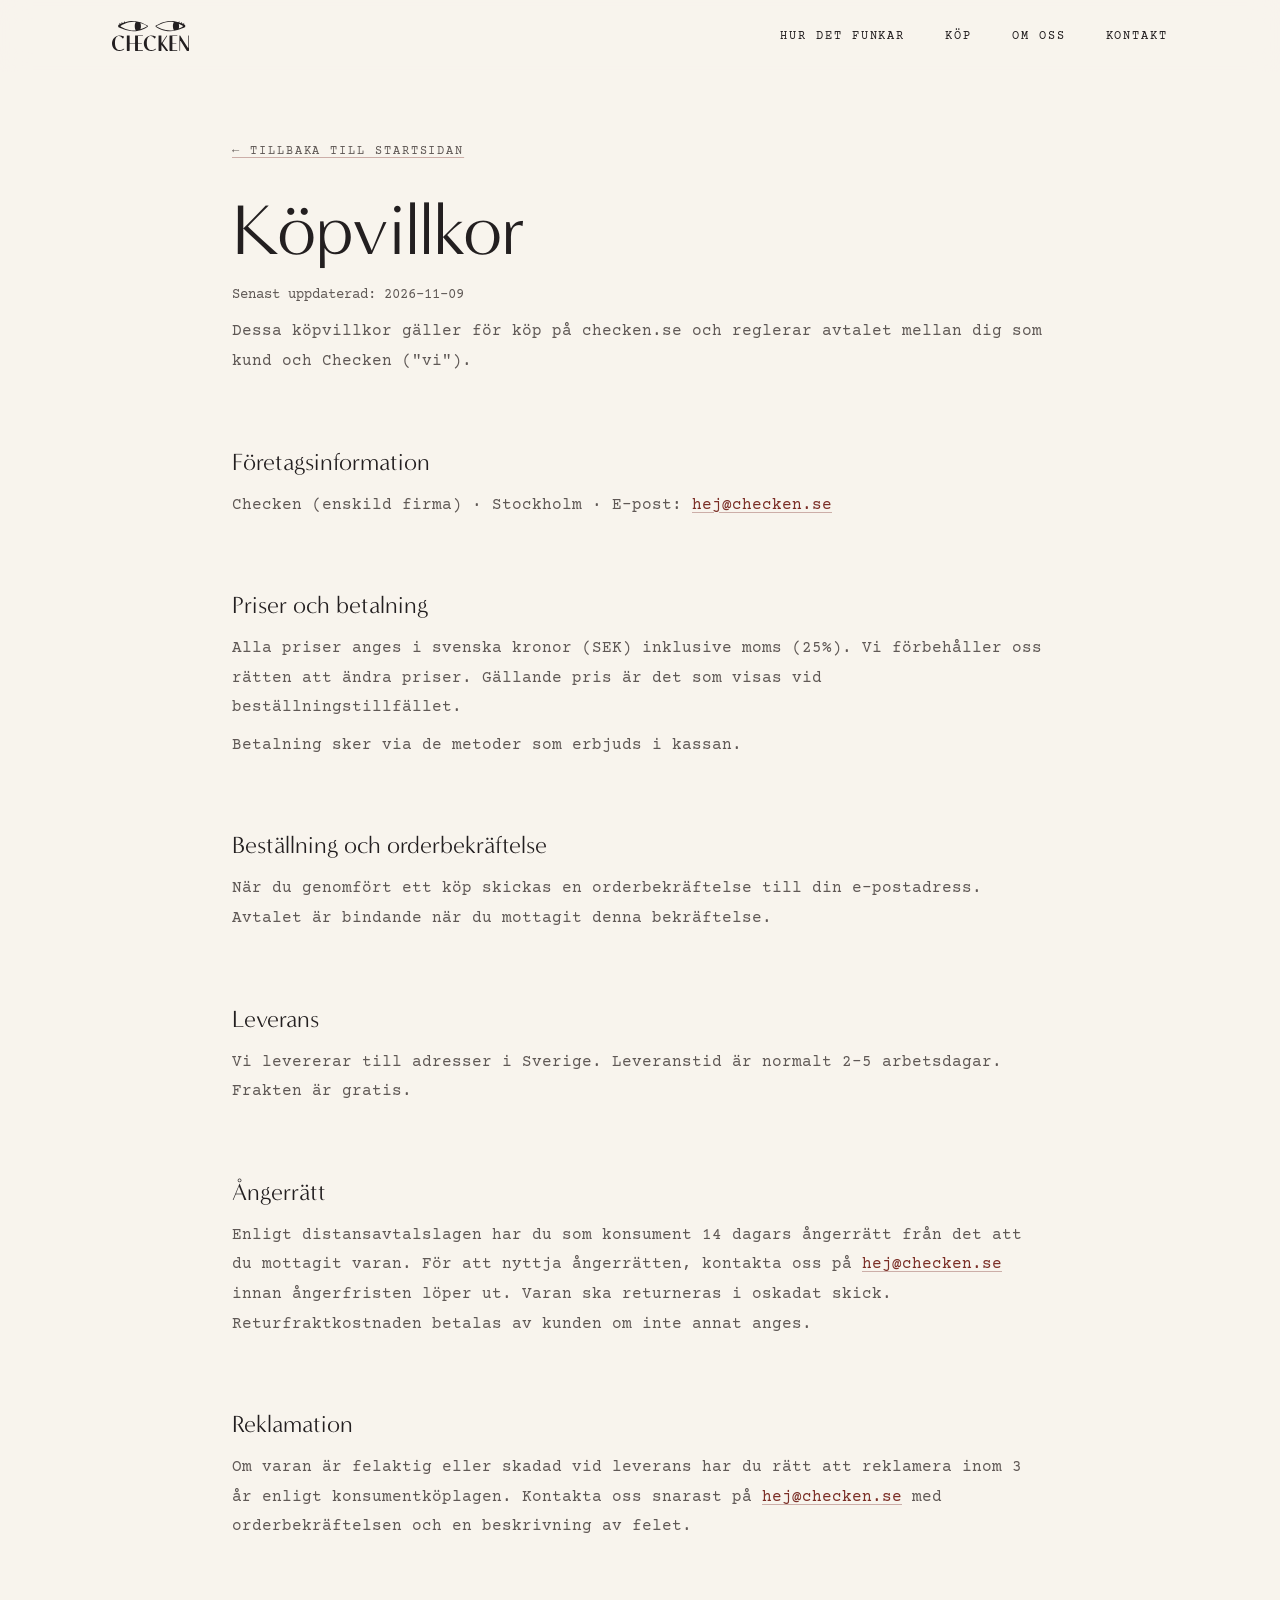
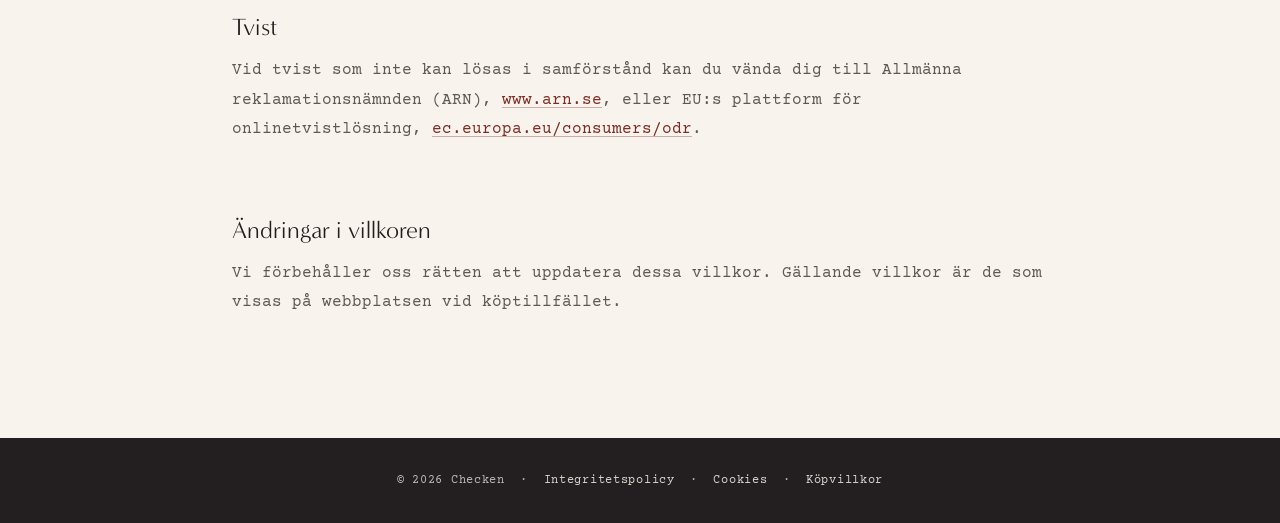
<file: pages/kopvillkor.html>
<!DOCTYPE html>
<html lang="sv">
<head>
  <meta charset="UTF-8" />
  <meta name="viewport" content="width=device-width, initial-scale=1.0" />
  <script>document.documentElement.classList.add('js');</script>
  <title>Köpvillkor – Checken</title>
  <meta name="description" content="Läs Checkens köpvillkor för beställningar och leveranser." />
  <meta name="robots" content="noindex, follow" />
  <meta name="theme-color" content="#f8f4ed" />
  <link rel="canonical" href="https://checken.se/pages/kopvillkor.html" />
  <meta property="og:type" content="website" />
  <meta property="og:site_name" content="Checken" />
  <meta property="og:locale" content="sv_SE" />
  <meta property="og:title" content="Köpvillkor – Checken" />
  <meta property="og:description" content="Läs Checkens köpvillkor för beställningar och leveranser." />
  <meta property="og:url" content="https://checken.se/pages/kopvillkor.html" />
  <meta property="og:image" content="https://checken.se/images/og-image.jpg" />
  <link rel="icon" type="image/svg+xml" href="../images/favicon.svg" />
  <link rel="icon" type="image/png" sizes="32x32" href="../images/favicon-32.png" />
  <link rel="apple-touch-icon" href="../images/apple-touch-icon.png" />
  <link rel="manifest" href="../site.webmanifest" />
  <link rel="preload" href="../fonts/MinervaModern_Regular.otf" as="font" type="font/otf" crossorigin />
  <link rel="preload" href="../fonts/CourierPrime-Regular.ttf" as="font" type="font/ttf" crossorigin />
  <link rel="stylesheet" href="../css/style.css" />
</head>
<body>
  <header class="navbar" role="banner">
    <a href="../index.html" class="navbar-logo" aria-label="Checken – gå till startsidan">
      <img src="../images/logo-svart.svg" alt="Checken" />
    </a>
    <nav role="navigation" aria-label="Huvudnavigation">
      <ul>
        <li><a href="../index.html#hur-det-funkar">Hur det funkar</a></li>
        <li><a href="../index.html#kop">Köp</a></li>
        <li><a href="../index.html#om-oss">Om oss</a></li>
        <li><a href="kontakt.html">Kontakt</a></li>
      </ul>
    </nav>
    <button class="nav-mobile-toggle" aria-label="Öppna meny" aria-expanded="false" onclick="toggleMobileNav(this)">
      <span class="bar bar-top"></span>
      <span class="bar bar-mid"></span>
      <span class="bar bar-bot"></span>
    </button>
  </header>

  <main class="page">
    <div class="container">
      <a href="../index.html" class="back-link">← Tillbaka till startsidan</a>
      <h1>Köpvillkor</h1>
      <p class="last-updated">Senast uppdaterad: 2026-11-09</p>

      <p>Dessa köpvillkor gäller för köp på checken.se och reglerar avtalet mellan dig som kund och Checken ("vi").</p>

      <h2>Företagsinformation</h2>
      <p>Checken (enskild firma) · Stockholm · E-post: <a href="mailto:hej@checken.se">hej@checken.se</a></p>

      <h2>Priser och betalning</h2>
      <p>Alla priser anges i svenska kronor (SEK) inklusive moms (25%). Vi förbehåller oss rätten att ändra priser. Gällande pris är det som visas vid beställningstillfället.</p>
      <p>Betalning sker via de metoder som erbjuds i kassan.</p>

      <h2>Beställning och orderbekräftelse</h2>
      <p>När du genomfört ett köp skickas en orderbekräftelse till din e-postadress. Avtalet är bindande när du mottagit denna bekräftelse.</p>

      <h2>Leverans</h2>
      <p>Vi levererar till adresser i Sverige. Leveranstid är normalt 2–5 arbetsdagar. Frakten är gratis.</p>

      <h2>Ångerrätt</h2>
      <p>Enligt distansavtalslagen har du som konsument 14 dagars ångerrätt från det att du mottagit varan. För att nyttja ångerrätten, kontakta oss på <a href="mailto:hej@checken.se">hej@checken.se</a> innan ångerfristen löper ut. Varan ska returneras i oskadat skick. Returfraktkostnaden betalas av kunden om inte annat anges.</p>

      <h2>Reklamation</h2>
      <p>Om varan är felaktig eller skadad vid leverans har du rätt att reklamera inom 3 år enligt konsumentköplagen. Kontakta oss snarast på <a href="mailto:hej@checken.se">hej@checken.se</a> med orderbekräftelsen och en beskrivning av felet.</p>

      <h2>Tvist</h2>
      <p>Vid tvist som inte kan lösas i samförstånd kan du vända dig till Allmänna reklamationsnämnden (ARN), <a href="https://www.arn.se" target="_blank" rel="noopener">www.arn.se</a>, eller EU:s plattform för onlinetvistlösning, <a href="https://ec.europa.eu/consumers/odr" target="_blank" rel="noopener">ec.europa.eu/consumers/odr</a>.</p>

      <h2>Ändringar i villkoren</h2>
      <p>Vi förbehåller oss rätten att uppdatera dessa villkor. Gällande villkor är de som visas på webbplatsen vid köptillfället.</p>
    </div>
  </main>

  <footer class="footer-compact" role="contentinfo">
    <div class="footer-bottom">
      <p>© <span id="year"></span> Checken &nbsp;·&nbsp; <a href="integritetspolicy.html">Integritetspolicy</a> &nbsp;·&nbsp; <a href="cookiepolicy.html">Cookies</a> &nbsp;·&nbsp; <a href="kopvillkor.html">Köpvillkor</a></p>
    </div>
  </footer>
  <script src="../js/main.js"></script>
</body>
</html>
</file>
<file: css/style.css>
/* ================================================================
   CHECKEN — STYLESHEET v5
   Varumärke: röd #7a2d25 · svart #231f20 · cream #f8f4ed
   Typsnitt:  MinervaModern (rubriker) · Courier Prime (brödtext)
   Idé: lugn, minimalistisk yta (cream) + ett enda accentfärg (röd).
        Perforeringslinjen är sidans signatur — den ritas upp när den
        kommer i bild, precis som när man river av en check.
   ================================================================ */

/* ----------------------------------------------------------------
   VARUMÄRKESFÄRGER — ÄNDRA HÄR
   ---------------------------------------------------------------- */
:root {
  --color-bg:        #f8f4ed;   /* Cream */
  --color-surface:   #f1ebe0;   /* Något djupare cream (sektionsbyte) */
  --color-dark:      #231f20;   /* Varumärkets svart */
  --color-red:       #7a2d25;   /* Varumärkets röd */
  --color-red-hover: #5e1f19;

  --color-text:         #231f20;
  --color-text-muted:   #5f5855;   /* 6,4:1 på cream */
  --color-text-light:   #f8f4ed;
  --color-text-light-muted: #cfc8bd; /* 9:1 på svart */
  --color-line:         rgba(35,31,32,0.12);

  /* Alias så äldre sidor aldrig faller tillbaka på odefinierade färger */
  --color-accent: var(--color-red);

  --font-display: 'MinervaModern', Georgia, serif;
  --font-body:    'CourierPrime', 'Courier New', monospace;

  --text-xs:   0.75rem;
  --text-sm:   0.875rem;
  --text-base: 1rem;
  --text-lg:   1.125rem;
  --text-2xl:  1.5rem;
  --text-3xl:  2.25rem;
  --text-4xl:  3rem;
  --text-5xl:  4rem;

  --space-xs:  0.5rem;
  --space-sm:  1rem;
  --space-md:  2rem;
  --space-lg:  4rem;
  --space-xl:  7rem;
  --space-2xl: 9rem;

  --container-max: 1120px;
  --nav-h: 72px;
  --ease: 0.3s cubic-bezier(0.22, 1, 0.36, 1);
  --ease-out: cubic-bezier(0.22, 1, 0.36, 1);
}

/* ================================================================
   TYPSNITT
   ================================================================ */
@font-face {
  font-family: 'MinervaModern';
  src: url('../fonts/MinervaModern_Regular.otf') format('opentype');
  font-weight: 400; font-display: swap;
}
@font-face {
  font-family: 'MinervaModern';
  src: url('../fonts/MinervaModern_Bold.otf') format('opentype');
  font-weight: 700; font-display: swap;
}
@font-face {
  font-family: 'CourierPrime';
  src: url('../fonts/CourierPrime-Regular.ttf') format('truetype');
  font-weight: 400; font-display: swap;
}
@font-face {
  font-family: 'CourierPrime';
  src: url('../fonts/CourierPrime-Bold.ttf') format('truetype');
  font-weight: 700; font-display: swap;
}

/* ================================================================
   RESET & BAS
   ================================================================ */
*, *::before, *::after { box-sizing: border-box; margin: 0; padding: 0; }
html { scroll-behavior: smooth; scroll-padding-top: var(--nav-h); }
body {
  background-color: var(--color-bg);
  color: var(--color-text);
  font-family: var(--font-body);
  font-size: var(--text-base);
  line-height: 1.75;
  -webkit-font-smoothing: antialiased;
  text-rendering: optimizeLegibility;
}
img { display: block; max-width: 100%; height: auto; }
a { color: var(--color-red); text-decoration: none; transition: color var(--ease), opacity var(--ease); }
a:hover { opacity: 0.8; }
a:focus-visible, button:focus-visible { outline: 2px solid var(--color-red); outline-offset: 3px; }
ul { list-style: none; }
::selection { background: var(--color-red); color: var(--color-text-light); }

.container { max-width: var(--container-max); margin-inline: auto; padding-inline: var(--space-md); }

/* ================================================================
   PERFORATIONSLINJE — varumärkets signatur
   ================================================================ */
.perforation {
  width: 100%; height: 1px;
  background: repeating-linear-gradient(
    to right, rgba(35,31,32,0.28) 0, rgba(35,31,32,0.28) 6px, transparent 6px, transparent 14px
  );
  margin-block: var(--space-md);
  transform-origin: left center;
}
.perforation--red {
  background: repeating-linear-gradient(
    to right, var(--color-red) 0, var(--color-red) 6px, transparent 6px, transparent 14px
  );
  opacity: 0.5;
}
.perforation--light {
  background: repeating-linear-gradient(
    to right, rgba(248,244,237,0.45) 0, rgba(248,244,237,0.45) 6px, transparent 6px, transparent 14px
  );
  margin: 0;
}

/* ================================================================
   KNAPPAR
   ================================================================ */
.btn-primary {
  position: relative; isolation: isolate; overflow: hidden;
  display: inline-block;
  background-color: var(--color-red);
  color: var(--color-text-light);
  font-family: var(--font-body); font-size: var(--text-sm); font-weight: 700;
  letter-spacing: 0.14em; text-transform: uppercase;
  padding: 1.05rem 2.6rem;
  border: 1px solid var(--color-red);
  cursor: pointer;
  transition: color var(--ease), border-color var(--ease), transform var(--ease);
}
.btn-primary::before {
  content: ""; position: absolute; inset: 0; z-index: -1;
  background: var(--color-text-light);
  transform: scaleX(0); transform-origin: left center;
  transition: transform 0.5s var(--ease-out);
}
.btn-primary:hover { color: var(--color-red); opacity: 1; }
.btn-primary:hover::before { transform: scaleX(1); }
.btn-primary:active { transform: translateY(1px); }

/* På röd/mörk yta */
.btn-primary--light { background: var(--color-text-light); color: var(--color-red); border-color: var(--color-text-light); }
.btn-primary--light::before { background: var(--color-red); }
.btn-primary--light:hover { color: var(--color-text-light); }

/* I hero: röd knapp mot foto, sveper till cream */
.hero .btn-primary:hover { border-color: var(--color-text-light); }

.btn-ghost {
  display: inline-block; background: transparent; color: var(--color-text);
  font-family: var(--font-body); font-size: var(--text-sm); font-weight: 700;
  letter-spacing: 0.14em; text-transform: uppercase;
  padding: 1.05rem 2.6rem; border: 1px solid var(--color-text);
  transition: background var(--ease), color var(--ease);
}
.btn-ghost:hover { background: var(--color-text); color: var(--color-text-light); opacity: 1; }

/* ================================================================
   NAVBAR
   ================================================================ */
.navbar {
  position: fixed; top: 0; left: 0; right: 0; z-index: 100;
  height: var(--nav-h);
  display: flex; align-items: center; justify-content: space-between;
  padding-inline: max(var(--space-md), calc((100vw - var(--container-max)) / 2 + var(--space-md)));
  background: rgba(248,244,237,0.92);
  backdrop-filter: blur(14px); -webkit-backdrop-filter: blur(14px);
  border-bottom: 1px solid transparent;
  transition: border-color var(--ease), background var(--ease);
}
.navbar.scrolled { border-bottom-color: var(--color-line); background: rgba(248,244,237,0.97); }
.navbar-logo { display: flex; align-items: center; }
.navbar-logo img { height: 30px; width: auto; transition: transform 0.5s var(--ease-out); }
.navbar-logo:hover { opacity: 1; }
.navbar-logo:hover img { transform: scale(1.04); }
.navbar nav ul { display: flex; gap: 2.5rem; }
.navbar nav a {
  position: relative; color: var(--color-text);
  font-size: var(--text-xs); letter-spacing: 0.16em; text-transform: uppercase;
  padding-block: 0.4rem;
}
.navbar nav a::after {
  content: ""; position: absolute; left: 0; right: 0; bottom: 0; height: 1px;
  background: var(--color-red);
  transform: scaleX(0); transform-origin: right center;
  transition: transform 0.45s var(--ease-out);
}
.navbar nav a:hover { color: var(--color-red); opacity: 1; }
.navbar nav a:hover::after, .navbar nav a[aria-current="page"]::after { transform: scaleX(1); transform-origin: left center; }
.navbar nav a[aria-current="page"] { color: var(--color-red); }

/* Hamburger */
.nav-mobile-toggle {
  display: none; background: none; border: none; cursor: pointer;
  width: 40px; height: 40px;
  flex-direction: column; justify-content: center; align-items: center; gap: 6px;
}
.bar {
  display: block; width: 24px; height: 1.5px; background: var(--color-text);
  transition: transform 0.45s var(--ease-out), opacity 0.25s ease, width 0.3s ease, background 0.3s ease;
  transform-origin: center;
}
.nav-mobile-toggle:hover .bar-mid { width: 16px; }
.nav-mobile-toggle.open .bar { background: var(--color-red); }
.nav-mobile-toggle.open .bar-top { transform: translateY(7.5px) rotate(45deg); }
.nav-mobile-toggle.open .bar-mid { opacity: 0; width: 0; }
.nav-mobile-toggle.open .bar-bot { transform: translateY(-7.5px) rotate(-45deg); }

/* ================================================================
   HERO — foto, mörk toning, cream text
   ================================================================ */
.hero {
  position: relative; min-height: 100svh;
  display: flex; flex-direction: column; justify-content: flex-end;
  overflow: hidden; background: var(--color-dark);
}
.hero-image-wrap { position: absolute; inset: 0; z-index: 0; will-change: transform; }
.hero-image-wrap img {
  width: 100%; height: 100%; object-fit: cover; object-position: center 25%;
  animation: heroZoom 2.4s var(--ease-out) both;
}
.hero-overlay {
  position: absolute; inset: 0;
  background: linear-gradient(to bottom,
    rgba(35,31,32,0.35) 0%, rgba(35,31,32,0.45) 40%, rgba(35,31,32,0.88) 100%);
}
.hero-content {
  position: relative; z-index: 1;
  max-width: var(--container-max); margin-inline: auto; width: 100%;
  padding: var(--space-2xl) var(--space-md) var(--space-xl);
}
.hero-eyebrow {
  display: flex; align-items: center; gap: 1rem;
  font-size: var(--text-xs); letter-spacing: 0.28em; text-transform: uppercase;
  color: var(--color-text-light); margin-bottom: var(--space-md);
}
.hero-eyebrow::before { content: ""; width: 48px; height: 1px; background: var(--color-text-light); opacity: 0.7; }
.hero h1 {
  font-family: var(--font-display); font-weight: 400;
  font-size: clamp(3.25rem, 9vw, 7.25rem); line-height: 0.98;
  color: var(--color-text-light); letter-spacing: -0.015em;
  margin-bottom: var(--space-md);
}
.hero-sub {
  color: var(--color-text-light-muted);
  max-width: 460px; margin-bottom: var(--space-md); line-height: 1.75; letter-spacing: 0.02em;
}
.hero-content > * { animation: rise 1.1s var(--ease-out) both; }
.hero-content > :nth-child(1) { animation-delay: 0.15s; }
.hero-content > :nth-child(2) { animation-delay: 0.3s; }
.hero-content > :nth-child(3) { animation-delay: 0.5s; }
.hero-content > :nth-child(4) { animation-delay: 0.7s; }
@keyframes rise { from { opacity: 0; transform: translateY(26px); } to { opacity: 1; transform: none; } }
@keyframes heroZoom { from { transform: scale(1.08); } to { transform: scale(1); } }

/* ================================================================
   SEKTIONSRUBRIKER
   ================================================================ */
.section-eyebrow {
  display: flex; align-items: center; gap: 0.9rem;
  font-size: var(--text-xs); letter-spacing: 0.24em; text-transform: uppercase;
  color: var(--color-red); margin-bottom: var(--space-sm);
}
.section-eyebrow::before { content: ""; width: 32px; height: 1px; background: var(--color-red); }
h2.display {
  font-family: var(--font-display); font-weight: 400;
  font-size: clamp(2.5rem, 5.5vw, 4.25rem);
  color: var(--color-text); line-height: 1.03; letter-spacing: -0.012em;
  margin-bottom: var(--space-sm);
}
.section-sub { color: var(--color-text-muted); margin-bottom: var(--space-lg); letter-spacing: 0.02em; }

/* ================================================================
   HUR DET FUNKAR
   ================================================================ */
.how-it-works { padding-block: var(--space-xl); background: var(--color-bg); }
.steps { display: flex; flex-direction: column; margin-top: var(--space-lg); }
.step {
  display: grid; grid-template-columns: 1fr 1fr;
  gap: var(--space-xl); align-items: center; padding-block: var(--space-md);
}
.step-reverse { direction: rtl; }
.step-reverse > * { direction: ltr; }
.step-img { overflow: hidden; aspect-ratio: 4 / 5; background: var(--color-surface); }
.step-img img {
  width: 100%; height: 100%; object-fit: cover;
  transition: transform 1.2s var(--ease-out);
}
.step:hover .step-img img { transform: scale(1.035); }
.step-number {
  display: block; font-family: var(--font-display);
  font-size: clamp(4.5rem, 9vw, 7rem); line-height: 1;
  color: var(--color-red); opacity: 0.9; margin-bottom: var(--space-sm);
  letter-spacing: -0.02em;
}
.step-text h3 {
  font-family: var(--font-display); font-weight: 400;
  font-size: var(--text-3xl); line-height: 1.1; color: var(--color-text); margin-bottom: var(--space-sm);
}
.step-text p { color: var(--color-text-muted); line-height: 1.85; max-width: 420px; }

/* ================================================================
   SHOP
   ================================================================ */
.shop {
  padding-block: var(--space-xl);
  background: var(--color-surface);
}
.placeholder-card {
  display: grid; grid-template-columns: 1fr 1fr;
  width: 100%; margin-top: var(--space-lg);
  background: var(--color-bg);
  border: 1px solid var(--color-line);
}
.placeholder-card img {
  width: 100%; height: 100%; min-height: 440px; object-fit: cover;
}
.placeholder-info {
  padding: var(--space-lg) var(--space-lg);
  display: flex; flex-direction: column; justify-content: center; align-items: flex-start; gap: var(--space-sm);
}
.placeholder-info h3 {
  font-family: var(--font-display); font-weight: 400;
  font-size: var(--text-3xl); line-height: 1.08; color: var(--color-text);
}
.placeholder-info p { color: var(--color-text-muted); font-size: var(--text-sm); line-height: 1.8; }
.placeholder-info .price {
  font-family: var(--font-display); font-size: var(--text-4xl); line-height: 1;
  color: var(--color-text); margin-top: var(--space-xs);
}
.placeholder-info .price-sub {
  color: var(--color-red); letter-spacing: 0.1em; text-transform: uppercase;
  font-size: var(--text-xs); margin-top: -0.4rem;
}

/* ================================================================
   OM OSS
   ================================================================ */
.about { padding-block: var(--space-xl); background: var(--color-bg); }
.about-inner {
  display: grid; grid-template-columns: 5fr 6fr;
  gap: var(--space-xl); align-items: center;
}
.about-img { overflow: hidden; aspect-ratio: 4 / 5; background: var(--color-surface); }
.about-img img { width: 100%; height: 100%; object-fit: cover; object-position: top; }
.about-text p { color: var(--color-text-muted); margin-bottom: var(--space-sm); line-height: 1.9; max-width: 520px; }
.founders {
  font-family: var(--font-display);
  color: var(--color-red) !important; font-size: var(--text-2xl);
  margin-top: var(--space-md) !important;
}

/* ================================================================
   GALLERI
   ================================================================ */
.gallery { padding-block: var(--space-lg); background: var(--color-surface); }
.gallery .perforation { margin-block: 0 var(--space-lg); }
.gallery .perforation:last-child { margin-block: var(--space-lg) 0; }
.gallery-grid { display: grid; grid-template-columns: repeat(3, 1fr); gap: var(--space-sm); }
.gallery-grid figure { overflow: hidden; aspect-ratio: 3 / 4; background: var(--color-bg); }
.gallery-grid img {
  width: 100%; height: 100%; object-fit: cover;
  transition: transform 1.2s var(--ease-out);
}
.gallery-grid figure:hover img { transform: scale(1.045); }

/* ================================================================
   CTA
   ================================================================ */
.cta-section { padding-block: var(--space-xl); background: var(--color-red); text-align: center; }
.cta-section h2 {
  font-family: var(--font-display); font-weight: 400;
  font-size: clamp(2.5rem, 5.5vw, 4.25rem); line-height: 1.05;
  color: var(--color-text-light); margin-bottom: var(--space-sm); letter-spacing: -0.012em;
}
.cta-section p {
  color: rgba(248,244,237,0.9); max-width: 460px; margin-inline: auto;
  margin-bottom: var(--space-md); line-height: 1.8;
}

/* ================================================================
   FOOTER
   ================================================================ */
footer { background: var(--color-dark); padding-top: var(--space-lg); }
.footer-inner {
  display: grid; grid-template-columns: 2fr 1fr 1fr;
  gap: var(--space-lg); padding-bottom: var(--space-lg);
}
.footer-logo-img { height: 34px; width: auto; margin-bottom: var(--space-sm); }
.footer-brand p { color: var(--color-text-light-muted); font-size: var(--text-sm); line-height: 1.85; }
.footer-links ul, .footer-social { display: flex; flex-direction: column; gap: 0.7rem; }
.footer-links a, .footer-social a {
  color: var(--color-text-light-muted); font-size: var(--text-sm); letter-spacing: 0.03em;
  width: fit-content; background: linear-gradient(currentColor, currentColor) 0 100% / 0 1px no-repeat;
  transition: color var(--ease), background-size 0.45s var(--ease-out);
}
.footer-links a:hover, .footer-social a:hover { color: var(--color-text-light); background-size: 100% 1px; opacity: 1; }
.footer-bottom { border-top: 1px solid rgba(248,244,237,0.12); padding-block: var(--space-sm); text-align: center; }
.footer-bottom p { color: rgba(248,244,237,0.72); font-size: var(--text-xs); letter-spacing: 0.06em; }
.footer-bottom a { color: rgba(248,244,237,0.85); }
.footer-bottom a:hover { color: var(--color-text-light); }

/* ================================================================
   SCROLL-ANIMATIONER (döljs bara när JS är aktivt)
   ================================================================ */
.js .reveal {
  opacity: 0; transform: translateY(28px);
  transition: opacity 0.9s var(--ease-out), transform 0.9s var(--ease-out);
  transition-delay: var(--d, 0s);
}
.js .reveal.visible { opacity: 1; transform: none; }

/* Bilder tonas in och "landar" (individuell scale-egenskap, så hover-zoom med transform fungerar parallellt) */
.js .reveal-img { opacity: 0; transition: opacity 1s var(--ease-out); transition-delay: var(--d, 0s); }
.js .reveal-img img { scale: 1.14; transition: scale 1.8s var(--ease-out), transform 1.2s var(--ease-out); transition-delay: var(--d, 0s), 0s; }
.js .reveal-img.visible { opacity: 1; }
.js .reveal-img.visible img { scale: 1; }

/* Perforeringen ritas upp */
.js .perforation.reveal { opacity: 1; transform: scaleX(0); transition: transform 1.4s var(--ease-out); }
.js .perforation.reveal.visible { transform: scaleX(1); }

/* ================================================================
   UNDERSIDOR (kontakt, policy, 404)
   ================================================================ */
.page { padding-top: calc(var(--nav-h) + var(--space-lg)); padding-bottom: var(--space-xl); min-height: 70svh; }
.page .container { max-width: 880px; }
.back-link {
  display: inline-block; margin-bottom: var(--space-md);
  color: var(--color-text-muted); font-size: var(--text-xs); letter-spacing: 0.16em; text-transform: uppercase;
}
.back-link:hover { color: var(--color-red); opacity: 1; }
.page h1 {
  font-family: var(--font-display); font-weight: 400;
  font-size: clamp(2.75rem, 6vw, 4.5rem); line-height: 1.02; letter-spacing: -0.012em;
  margin-bottom: var(--space-sm);
}
.page .intro { color: var(--color-text-muted); font-size: var(--text-lg); margin-bottom: var(--space-lg); max-width: 560px; }
.last-updated { font-size: var(--text-sm); color: var(--color-text-muted); margin-bottom: var(--space-md); }
.page h2 {
  font-family: var(--font-display); font-weight: 400;
  font-size: var(--text-2xl); color: var(--color-text);
  margin-top: var(--space-lg); margin-bottom: var(--space-xs);
}
.page p, .page li { color: var(--color-text-muted); line-height: 1.85; margin-bottom: var(--space-xs); }
.page strong { color: var(--color-text); }
.page ul { padding-left: 1.4rem; list-style: disc; margin-bottom: var(--space-sm); }
.page li::marker { color: var(--color-red); }
.page table { width: 100%; border-collapse: collapse; margin-block: var(--space-md); }
.page th, .page td {
  padding: 0.8rem 0.5rem; border-bottom: 1px solid var(--color-line);
  color: var(--color-text-muted); font-size: var(--text-sm); text-align: left; vertical-align: top;
}
.page th { color: var(--color-text); font-size: var(--text-xs); letter-spacing: 0.14em; text-transform: uppercase; }
.page a { text-decoration: underline; text-decoration-color: rgba(122,45,37,0.35); text-underline-offset: 3px; }
.page a:hover { text-decoration-color: var(--color-red); opacity: 1; }
.page a.btn-primary, .page a.btn-ghost { text-decoration: none; }

/* Kontakt */
.contact-grid { display: grid; grid-template-columns: 1.2fr 1fr; gap: var(--space-xl); align-items: start; }
.contact-form { display: flex; flex-direction: column; gap: var(--space-sm); }
.form-group { display: flex; flex-direction: column; }
label {
  display: block; margin-bottom: 0.4rem;
  font-size: var(--text-xs); letter-spacing: 0.16em; text-transform: uppercase; color: var(--color-text-muted);
}
input, textarea {
  width: 100%; background: #fff; color: var(--color-text);
  border: 1px solid rgba(35,31,32,0.22); border-radius: 0;
  font-family: var(--font-body); font-size: var(--text-base);
  padding: 0.9rem 1rem; outline: none;
  transition: border-color var(--ease), box-shadow var(--ease);
}
input::placeholder, textarea::placeholder { color: #8a827e; }
input:focus, textarea:focus { border-color: var(--color-red); box-shadow: 0 0 0 3px rgba(122,45,37,0.12); }
input[aria-invalid="true"], textarea[aria-invalid="true"] { border-color: var(--color-red); }
textarea { resize: vertical; min-height: 160px; }
.form-error { color: var(--color-red); font-size: var(--text-sm); min-height: 1.4em; }
.mailto-note { font-size: var(--text-xs); color: var(--color-text-muted); }
.contact-form .btn-primary { align-self: flex-start; }
.contact-info h2 { margin-top: 0; }
.contact-info h2:not(:first-child) { margin-top: var(--space-md); }
.contact-info p { margin-bottom: 0.25rem; }

/* 404 */
.error-page {
  min-height: 100svh; display: flex; flex-direction: column; align-items: center; justify-content: center;
  text-align: center; padding: calc(var(--nav-h) + var(--space-md)) var(--space-md) var(--space-lg);
}
.error-eyes { margin-bottom: var(--space-md); animation: blink 4s ease-in-out infinite; transform-origin: center; }
.error-eyes img { height: 48px; width: auto; }
@keyframes blink { 0%, 90%, 100% { transform: scaleY(1); } 94% { transform: scaleY(0.08); } }
.error-code {
  display: block; font-family: var(--font-display); line-height: 1; letter-spacing: -0.02em;
  font-size: clamp(6rem, 20vw, 12rem); color: var(--color-red); opacity: 0.12; margin-bottom: -1.5rem;
}
.error-page h1 {
  font-family: var(--font-display); font-weight: 400; line-height: 1.08;
  font-size: clamp(2.25rem, 6vw, 4rem); margin-bottom: var(--space-sm);
}
.error-page p { color: var(--color-text-muted); max-width: 380px; margin-bottom: var(--space-lg); }
.error-links { display: flex; gap: var(--space-sm); flex-wrap: wrap; justify-content: center; }

/* ================================================================
   RESPONSIVT
   ================================================================ */
@media (max-width: 860px) {
  :root { --space-lg: 3rem; --space-xl: 5rem; --space-2xl: 6rem; --nav-h: 64px; }
  .navbar { padding-inline: var(--space-md); }
  .navbar nav { display: none; }
  .navbar nav.open {
    display: block; position: absolute; top: 100%; left: 0; right: 0;
    background: var(--color-bg); padding: var(--space-md);
    border-bottom: 1px solid var(--color-line);
    animation: slideDown 0.4s var(--ease-out);
  }
  .navbar nav.open ul { flex-direction: column; gap: var(--space-md); }
  .nav-mobile-toggle { display: flex; }
  .step { grid-template-columns: 1fr; gap: var(--space-sm); }
  .step-reverse { direction: ltr; }
  .about-inner { grid-template-columns: 1fr; gap: var(--space-md); }
  .placeholder-card { grid-template-columns: 1fr; }
  .placeholder-card img { min-height: 0; height: 320px; }
  .placeholder-info { padding: var(--space-md); }
  .footer-inner { grid-template-columns: 1fr; gap: var(--space-md); }
  .gallery-grid { grid-template-columns: 1fr 1fr; }
  .gallery-grid figure:last-child { display: none; }
  .contact-grid { grid-template-columns: 1fr; gap: var(--space-lg); }
}
@keyframes slideDown { from { opacity: 0; transform: translateY(-8px); } to { opacity: 1; transform: none; } }
@media (max-width: 480px) {
  .container { padding-inline: 1.25rem; }
  .hero-content { padding-inline: 1.25rem; }
  .gallery-grid { grid-template-columns: 1fr; }
  .gallery-grid figure:last-child { display: block; }
  .btn-primary, .btn-ghost { padding-inline: 2rem; }
}

/* ================================================================
   REDUCERAD RÖRELSE
   ================================================================ */
@media (prefers-reduced-motion: reduce) {
  html { scroll-behavior: auto; }
  *, *::before, *::after { animation: none !important; transition-duration: 0.01ms !important; transition-delay: 0s !important; }
  .js .reveal, .js .reveal-img, .js .perforation.reveal { opacity: 1; transform: none; }
  .js .reveal-img img { scale: 1; }
}

/* Kompakt sidfot på undersidor */
footer.footer-compact { padding-top: 0; }
footer.footer-compact .footer-bottom { border-top: 0; padding-block: var(--space-md); }
</file>
